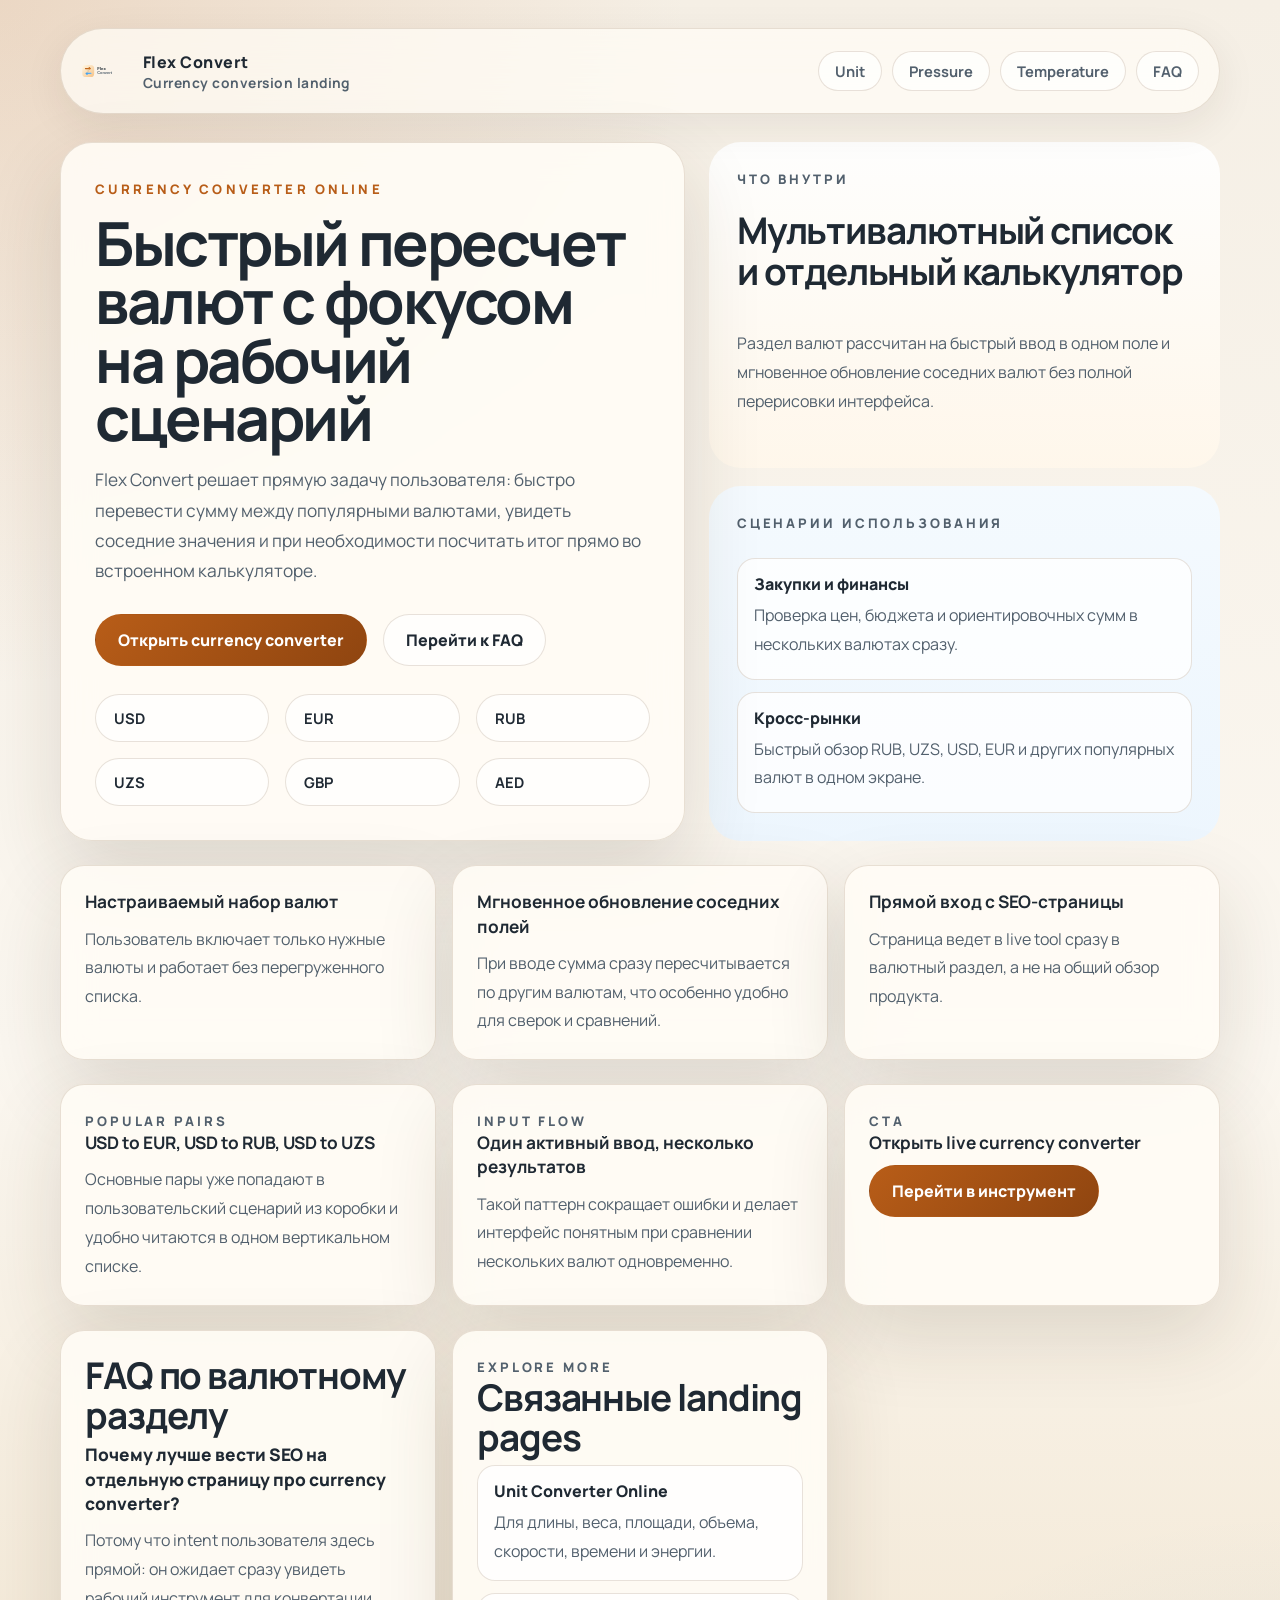
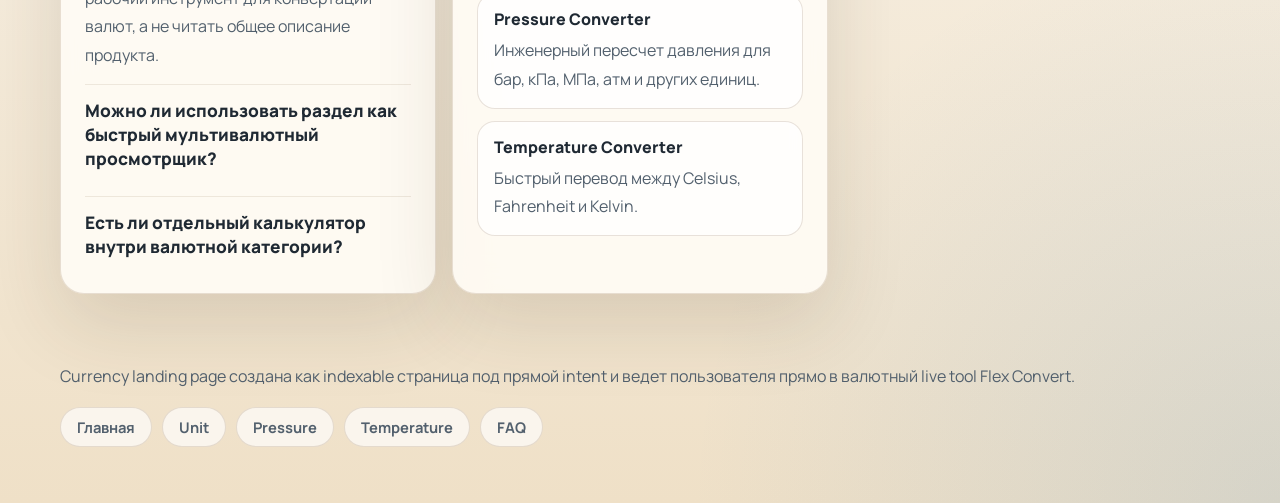
<file: currency/index.html>
<!DOCTYPE html>
<html lang="ru">
<head>
    <meta charset="UTF-8">
    <meta name="viewport" content="width=device-width, initial-scale=1.0">
    <title>Currency Converter Online - быстрый пересчет валют | Flex Convert</title>
    <meta name="description" content="Currency Converter Online от Flex Convert помогает быстро переводить популярные валюты, менять активный список и работать с отдельным встроенным калькулятором.">
    <meta name="robots" content="index, follow">
    <meta name="theme-color" content="#b85d18">
    <link rel="canonical" href="https://flex-convert.ecomdev.uz/currency/">
    <meta property="og:type" content="website">
    <meta property="og:locale" content="ru_RU">
    <meta property="og:site_name" content="Flex Convert">
    <meta property="og:title" content="Currency Converter Online - Flex Convert">
    <meta property="og:description" content="Онлайн-конвертер валют с быстрым пересчетом, настройкой списка валют и отдельным калькулятором.">
    <meta property="og:url" content="https://flex-convert.ecomdev.uz/currency/">
    <meta property="og:image" content="https://flex-convert.ecomdev.uz/assets/images/og-image.png">
    <meta name="twitter:card" content="summary_large_image">
    <meta name="twitter:title" content="Currency Converter Online - Flex Convert">
    <meta name="twitter:description" content="Перевод USD, EUR, RUB, UZS и других валют в одном интерфейсе без лишних переходов.">
    <meta name="twitter:image" content="https://flex-convert.ecomdev.uz/assets/images/og-image.png">
    <link rel="apple-touch-icon" sizes="180x180" href="/assets/icons/apple-touch-icon.png">
    <link rel="icon" type="image/png" sizes="32x32" href="/assets/icons/favicon-32x32.png">
    <link rel="icon" type="image/png" sizes="16x16" href="/assets/icons/favicon-16x16.png">
    <link rel="icon" href="/assets/icons/favicon.ico" sizes="any">
    <link rel="icon" href="/assets/icons/favicon.svg" type="image/svg+xml">
    <link rel="manifest" href="/site.webmanifest">
    <link rel="preconnect" href="https://fonts.googleapis.com">
    <link rel="preconnect" href="https://fonts.gstatic.com" crossorigin>
    <link href="https://fonts.googleapis.com/css2?family=Manrope:wght@400;500;600;700;800&display=swap" rel="stylesheet">
    <link rel="stylesheet" href="/assets/css/seo-pages.css">
    <script type="application/ld+json">
        {
            "@context": "https://schema.org",
            "@graph": [
                {
                    "@type": "WebPage",
                    "name": "Currency Converter Online",
                    "url": "https://flex-convert.ecomdev.uz/currency/",
                    "description": "Онлайн-конвертер валют от Flex Convert."
                },
                {
                    "@type": "FAQPage",
                    "mainEntity": [
                        {
                            "@type": "Question",
                            "name": "Какие валюты можно использовать в Flex Convert?",
                            "acceptedAnswer": {
                                "@type": "Answer",
                                "text": "По умолчанию доступны популярные валюты вроде USD, EUR, RUB и UZS, а рабочий список можно настраивать под свой сценарий."
                            }
                        },
                        {
                            "@type": "Question",
                            "name": "Есть ли отдельный калькулятор внутри currency converter?",
                            "acceptedAnswer": {
                                "@type": "Answer",
                                "text": "Да. Валютный раздел Flex Convert включает отдельный калькулятор, чтобы быстро выполнять вычисления до конвертации."
                            }
                        },
                        {
                            "@type": "Question",
                            "name": "Ведет ли страница сразу в нужный раздел инструмента?",
                            "acceptedAnswer": {
                                "@type": "Answer",
                                "text": "Да. CTA на странице открывает live tool сразу в валютной категории."
                            }
                        }
                    ]
                }
            ]
        }
    </script>
</head>
<body>
    <div class="page-shell">
        <header class="site-header">
            <a class="brand" href="/">
                <img src="/assets/images/logo.svg" alt="Flex Convert">
                <div class="brand-copy">
                    <span>Flex Convert</span>
                    <span>Currency conversion landing</span>
                </div>
            </a>
            <nav class="top-nav" aria-label="Навигация по SEO-страницам">
                <a class="nav-link" href="/unit-converter/">Unit</a>
                <a class="nav-link" href="/pressure/">Pressure</a>
                <a class="nav-link" href="/temperature/">Temperature</a>
                <a class="nav-link" href="/faq/">FAQ</a>
            </nav>
        </header>

        <main>
            <section class="hero">
                <article class="hero-card">
                    <span class="kicker">Currency Converter Online</span>
                    <h1 class="page-title">Быстрый пересчет валют с фокусом на рабочий сценарий</h1>
                    <p class="page-lead">Flex Convert решает прямую задачу пользователя: быстро перевести сумму между популярными валютами, увидеть соседние значения и при необходимости посчитать итог прямо во встроенном калькуляторе.</p>
                    <div class="button-row">
                        <a class="button" href="/?category=currency#currency">Открыть currency converter</a>
                        <a class="secondary-button" href="/faq/">Перейти к FAQ</a>
                    </div>
                    <div class="chip-row" aria-label="Популярные валюты">
                        <a class="chip-link" href="/?category=currency#currency">USD</a>
                        <a class="chip-link" href="/?category=currency#currency">EUR</a>
                        <a class="chip-link" href="/?category=currency#currency">RUB</a>
                        <a class="chip-link" href="/?category=currency#currency">UZS</a>
                        <a class="chip-link" href="/?category=currency#currency">GBP</a>
                        <a class="chip-link" href="/?category=currency#currency">AED</a>
                    </div>
                </article>

                <div class="hero-side">
                    <aside class="highlight-panel">
                        <span class="eyebrow">Что внутри</span>
                        <h2 class="panel-title">Мультивалютный список и отдельный калькулятор</h2>
                        <p class="panel-copy">Раздел валют рассчитан на быстрый ввод в одном поле и мгновенное обновление соседних валют без полной перерисовки интерфейса.</p>
                    </aside>
                    <aside class="highlight-panel cool">
                        <span class="eyebrow">Сценарии использования</span>
                        <div class="list-block">
                            <div class="list-item">
                                <div class="list-label">Закупки и финансы</div>
                                <p class="list-copy">Проверка цен, бюджета и ориентировочных сумм в нескольких валютах сразу.</p>
                            </div>
                            <div class="list-item">
                                <div class="list-label">Кросс-рынки</div>
                                <p class="list-copy">Быстрый обзор RUB, UZS, USD, EUR и других популярных валют в одном экране.</p>
                            </div>
                        </div>
                    </aside>
                </div>
            </section>

            <section class="section">
                <div class="feature-grid">
                    <article class="section-card">
                        <h2 class="feature-card-title">Настраиваемый набор валют</h2>
                        <p class="list-copy">Пользователь включает только нужные валюты и работает без перегруженного списка.</p>
                    </article>
                    <article class="section-card">
                        <h2 class="feature-card-title">Мгновенное обновление соседних полей</h2>
                        <p class="list-copy">При вводе сумма сразу пересчитывается по другим валютам, что особенно удобно для сверок и сравнений.</p>
                    </article>
                    <article class="section-card">
                        <h2 class="feature-card-title">Прямой вход с SEO-страницы</h2>
                        <p class="list-copy">Страница ведет в live tool сразу в валютный раздел, а не на общий обзор продукта.</p>
                    </article>
                </div>
            </section>

            <section class="section">
                <div class="formula-grid">
                    <article class="link-card">
                        <span class="eyebrow">Popular pairs</span>
                        <h2 class="link-title">USD to EUR, USD to RUB, USD to UZS</h2>
                        <p class="list-copy">Основные пары уже попадают в пользовательский сценарий из коробки и удобно читаются в одном вертикальном списке.</p>
                    </article>
                    <article class="link-card">
                        <span class="eyebrow">Input flow</span>
                        <h2 class="link-title">Один активный ввод, несколько результатов</h2>
                        <p class="list-copy">Такой паттерн сокращает ошибки и делает интерфейс понятным при сравнении нескольких валют одновременно.</p>
                    </article>
                    <article class="link-card">
                        <span class="eyebrow">CTA</span>
                        <h2 class="link-title">Открыть live currency converter</h2>
                        <a class="button" href="/?category=currency#currency">Перейти в инструмент</a>
                    </article>
                </div>
            </section>

            <section class="section">
                <div class="faq-grid">
                    <article class="faq-card">
                        <h2 class="section-title">FAQ по валютному разделу</h2>
                        <details open>
                            <summary class="faq-question">Почему лучше вести SEO на отдельную страницу про currency converter?</summary>
                            <p class="faq-answer">Потому что intent пользователя здесь прямой: он ожидает сразу увидеть рабочий инструмент для конвертации валют, а не читать общее описание продукта.</p>
                        </details>
                        <details>
                            <summary class="faq-question">Можно ли использовать раздел как быстрый мультивалютный просмотрщик?</summary>
                            <p class="faq-answer">Да. Список соседних валют обновляется одновременно, поэтому раздел подходит не только для одной пары, но и для общего сравнения.</p>
                        </details>
                        <details>
                            <summary class="faq-question">Есть ли отдельный калькулятор внутри валютной категории?</summary>
                            <p class="faq-answer">Да. Внутри валютной категории есть калькулятор для предварительных вычислений до конвертации.</p>
                        </details>
                    </article>
                    <article class="faq-card">
                        <span class="eyebrow">Explore more</span>
                        <h2 class="section-title">Связанные landing pages</h2>
                        <div class="list-block">
                            <a class="list-item" href="/unit-converter/">
                                <div class="list-label">Unit Converter Online</div>
                                <p class="list-copy">Для длины, веса, площади, объема, скорости, времени и энергии.</p>
                            </a>
                            <a class="list-item" href="/pressure/">
                                <div class="list-label">Pressure Converter</div>
                                <p class="list-copy">Инженерный пересчет давления для бар, кПа, МПа, атм и других единиц.</p>
                            </a>
                            <a class="list-item" href="/temperature/">
                                <div class="list-label">Temperature Converter</div>
                                <p class="list-copy">Быстрый перевод между Celsius, Fahrenheit и Kelvin.</p>
                            </a>
                        </div>
                    </article>
                </div>
            </section>
        </main>

        <footer class="footer">
            <p class="footer-copy">Currency landing page создана как indexable страница под прямой intent и ведет пользователя прямо в валютный live tool Flex Convert.</p>
            <div class="footer-links">
                <a class="nav-link" href="/">Главная</a>
                <a class="nav-link" href="/unit-converter/">Unit</a>
                <a class="nav-link" href="/pressure/">Pressure</a>
                <a class="nav-link" href="/temperature/">Temperature</a>
                <a class="nav-link" href="/faq/">FAQ</a>
            </div>
        </footer>
    </div>
</body>
</html>
</file>
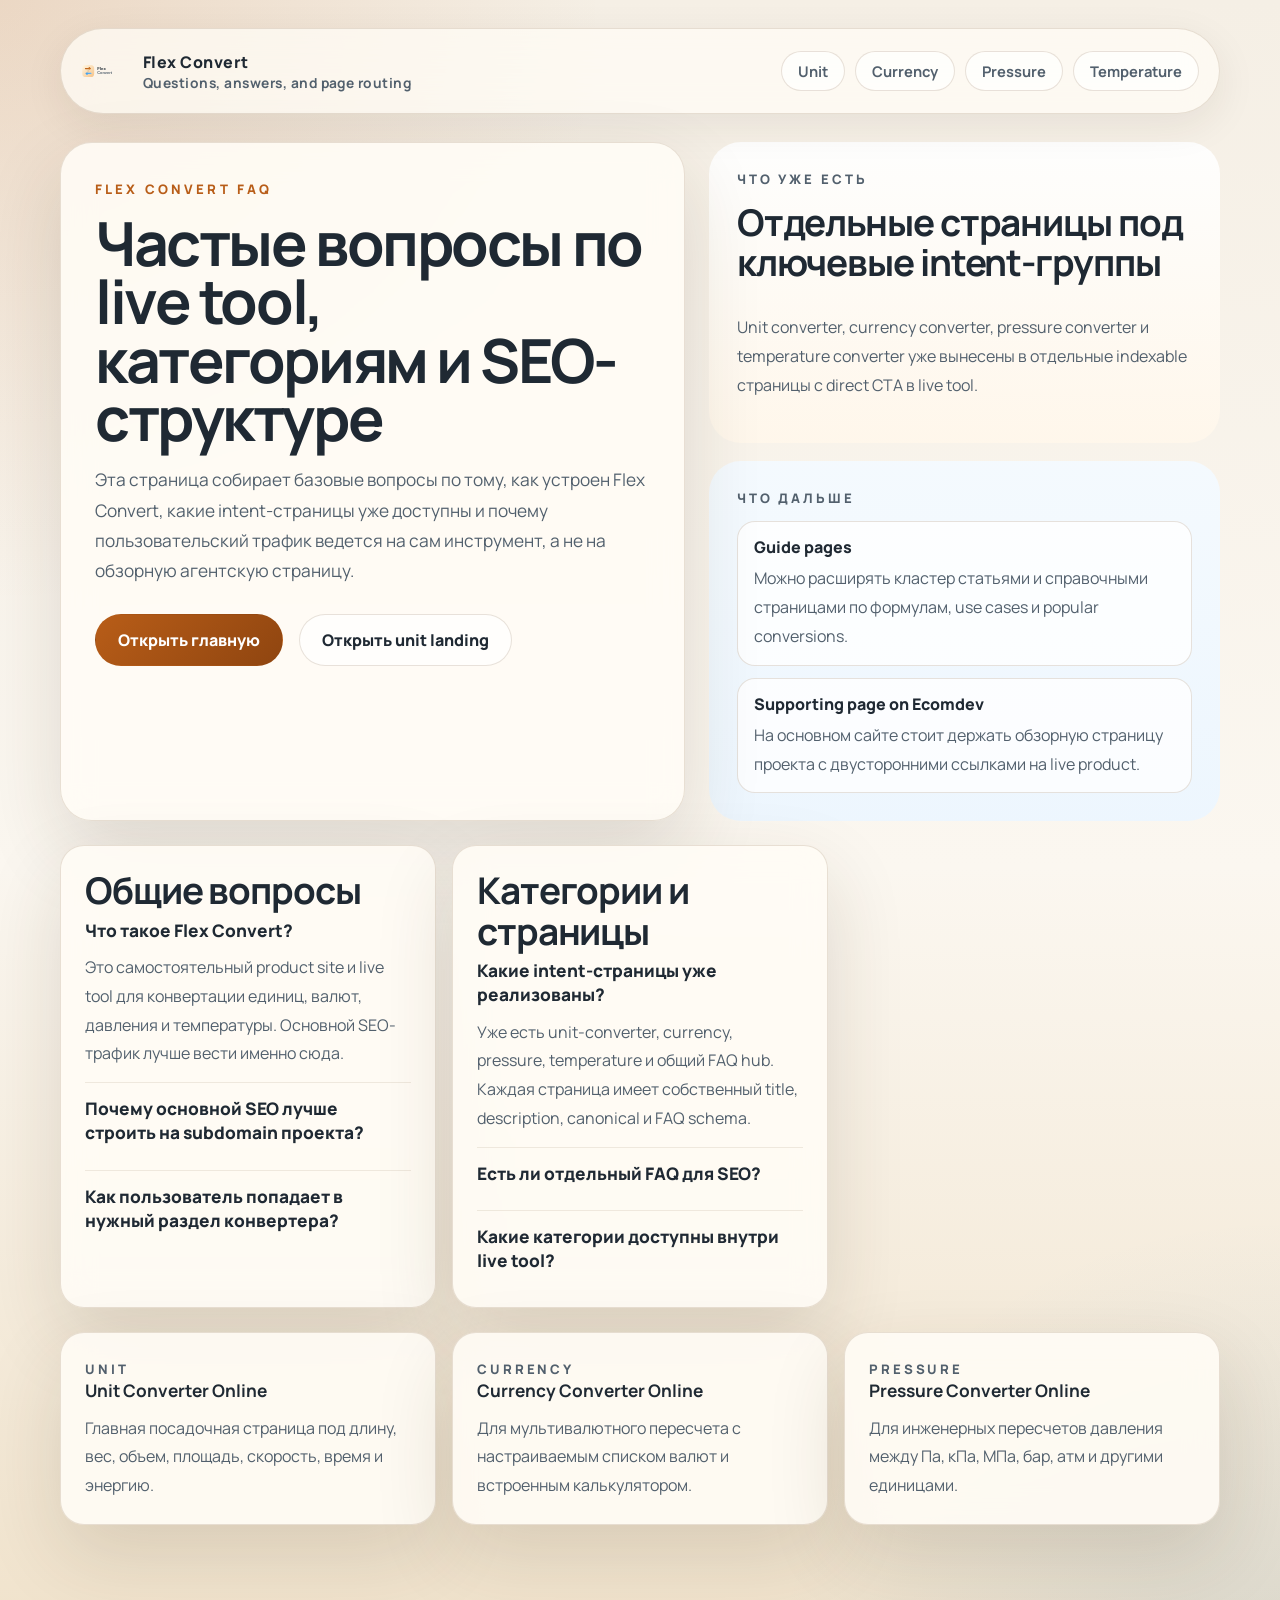
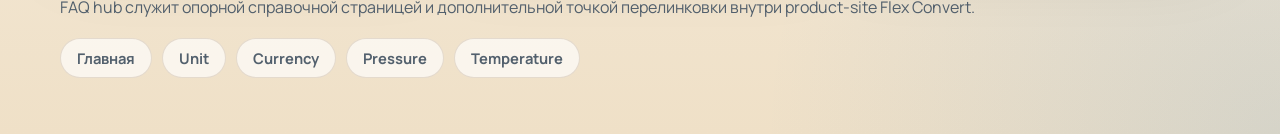
<file: faq/index.html>
<!DOCTYPE html>
<html lang="ru">
<head>
    <meta charset="UTF-8">
    <meta name="viewport" content="width=device-width, initial-scale=1.0">
    <title>FAQ по конвертеру единиц и валют | Flex Convert</title>
    <meta name="description" content="FAQ по Flex Convert: как работает конвертер единиц, валют, давления и температуры, зачем нужны отдельные SEO-страницы и как попасть сразу в нужный раздел.">
    <meta name="robots" content="index, follow">
    <meta name="theme-color" content="#b85d18">
    <link rel="canonical" href="https://flex-convert.ecomdev.uz/faq/">
    <meta property="og:type" content="website">
    <meta property="og:locale" content="ru_RU">
    <meta property="og:site_name" content="Flex Convert">
    <meta property="og:title" content="FAQ по Flex Convert">
    <meta property="og:description" content="Ответы на частые вопросы по конвертеру единиц, валют, давления и температуры.">
    <meta property="og:url" content="https://flex-convert.ecomdev.uz/faq/">
    <meta property="og:image" content="https://flex-convert.ecomdev.uz/assets/images/og-image.png">
    <meta name="twitter:card" content="summary_large_image">
    <meta name="twitter:title" content="FAQ по Flex Convert">
    <meta name="twitter:description" content="Частые вопросы по live tool, категориям и SEO-структуре Flex Convert.">
    <meta name="twitter:image" content="https://flex-convert.ecomdev.uz/assets/images/og-image.png">
    <link rel="apple-touch-icon" sizes="180x180" href="/assets/icons/apple-touch-icon.png">
    <link rel="icon" type="image/png" sizes="32x32" href="/assets/icons/favicon-32x32.png">
    <link rel="icon" type="image/png" sizes="16x16" href="/assets/icons/favicon-16x16.png">
    <link rel="icon" href="/assets/icons/favicon.ico" sizes="any">
    <link rel="icon" href="/assets/icons/favicon.svg" type="image/svg+xml">
    <link rel="manifest" href="/site.webmanifest">
    <link rel="preconnect" href="https://fonts.googleapis.com">
    <link rel="preconnect" href="https://fonts.gstatic.com" crossorigin>
    <link href="https://fonts.googleapis.com/css2?family=Manrope:wght@400;500;600;700;800&display=swap" rel="stylesheet">
    <link rel="stylesheet" href="/assets/css/seo-pages.css">
    <script type="application/ld+json">
        {
            "@context": "https://schema.org",
            "@type": "FAQPage",
            "mainEntity": [
                {
                    "@type": "Question",
                    "name": "Что такое Flex Convert?",
                    "acceptedAnswer": {
                        "@type": "Answer",
                        "text": "Flex Convert — это веб-инструмент для конвертации единиц, валют, давления и температуры с быстрым переключением категорий."
                    }
                },
                {
                    "@type": "Question",
                    "name": "Почему для проекта сделаны отдельные SEO-страницы?",
                    "acceptedAnswer": {
                        "@type": "Answer",
                        "text": "Отдельные страницы лучше соответствуют прямым intent-группам: unit converter, currency converter, pressure converter и temperature converter."
                    }
                },
                {
                    "@type": "Question",
                    "name": "Куда ведут CTA с этих страниц?",
                    "acceptedAnswer": {
                        "@type": "Answer",
                        "text": "CTA ведут прямо в live tool Flex Convert сразу в нужную категорию, а не только на обзорную главную страницу."
                    }
                },
                {
                    "@type": "Question",
                    "name": "Какие разделы уже доступны в приложении?",
                    "acceptedAnswer": {
                        "@type": "Answer",
                        "text": "Сейчас доступны валюта, давление, температура, длина, вес, площадь, объем, скорость, время и энергия."
                    }
                },
                {
                    "@type": "Question",
                    "name": "Можно ли открыть нужный раздел напрямую по URL?",
                    "acceptedAnswer": {
                        "@type": "Answer",
                        "text": "Да. Live tool теперь принимает категорию из URL, поэтому пользователь может попасть сразу в релевантный раздел."
                    }
                },
                {
                    "@type": "Question",
                    "name": "Нужна ли отдельная обзорная страница на сайте Ecomdev?",
                    "acceptedAnswer": {
                        "@type": "Answer",
                        "text": "Да. На основном сайте Ecomdev лучше оставить supporting page с описанием проекта и ссылкой на live product Flex Convert."
                    }
                }
            ]
        }
    </script>
</head>
<body>
    <div class="page-shell">
        <header class="site-header">
            <a class="brand" href="/">
                <img src="/assets/images/logo.svg" alt="Flex Convert">
                <div class="brand-copy">
                    <span>Flex Convert</span>
                    <span>Questions, answers, and page routing</span>
                </div>
            </a>
            <nav class="top-nav" aria-label="Навигация по SEO-страницам">
                <a class="nav-link" href="/unit-converter/">Unit</a>
                <a class="nav-link" href="/currency/">Currency</a>
                <a class="nav-link" href="/pressure/">Pressure</a>
                <a class="nav-link" href="/temperature/">Temperature</a>
            </nav>
        </header>

        <main>
            <section class="hero">
                <article class="hero-card">
                    <span class="kicker">Flex Convert FAQ</span>
                    <h1 class="page-title">Частые вопросы по live tool, категориям и SEO-структуре</h1>
                    <p class="page-lead">Эта страница собирает базовые вопросы по тому, как устроен Flex Convert, какие intent-страницы уже доступны и почему пользовательский трафик ведется на сам инструмент, а не на обзорную агентскую страницу.</p>
                    <div class="button-row">
                        <a class="button" href="/">Открыть главную</a>
                        <a class="secondary-button" href="/unit-converter/">Открыть unit landing</a>
                    </div>
                </article>

                <div class="hero-side">
                    <aside class="highlight-panel">
                        <span class="eyebrow">Что уже есть</span>
                        <h2 class="panel-title">Отдельные страницы под ключевые intent-группы</h2>
                        <p class="panel-copy">Unit converter, currency converter, pressure converter и temperature converter уже вынесены в отдельные indexable страницы с direct CTA в live tool.</p>
                    </aside>
                    <aside class="highlight-panel cool">
                        <span class="eyebrow">Что дальше</span>
                        <div class="list-block">
                            <div class="list-item">
                                <div class="list-label">Guide pages</div>
                                <p class="list-copy">Можно расширять кластер статьями и справочными страницами по формулам, use cases и popular conversions.</p>
                            </div>
                            <div class="list-item">
                                <div class="list-label">Supporting page on Ecomdev</div>
                                <p class="list-copy">На основном сайте стоит держать обзорную страницу проекта с двусторонними ссылками на live product.</p>
                            </div>
                        </div>
                    </aside>
                </div>
            </section>

            <section class="section">
                <div class="faq-grid">
                    <article class="faq-card">
                        <h2 class="section-title">Общие вопросы</h2>
                        <details open>
                            <summary class="faq-question">Что такое Flex Convert?</summary>
                            <p class="faq-answer">Это самостоятельный product site и live tool для конвертации единиц, валют, давления и температуры. Основной SEO-трафик лучше вести именно сюда.</p>
                        </details>
                        <details>
                            <summary class="faq-question">Почему основной SEO лучше строить на subdomain проекта?</summary>
                            <p class="faq-answer">Потому что intent здесь продуктовый и прямой: пользователь хочет попасть в рабочий инструмент, а не в агентскую портфолио-страницу.</p>
                        </details>
                        <details>
                            <summary class="faq-question">Как пользователь попадает в нужный раздел конвертера?</summary>
                            <p class="faq-answer">Ссылки и CTA передают категорию через URL, поэтому live tool открывается сразу на нужном разделе.</p>
                        </details>
                    </article>
                    <article class="faq-card">
                        <h2 class="section-title">Категории и страницы</h2>
                        <details open>
                            <summary class="faq-question">Какие intent-страницы уже реализованы?</summary>
                            <p class="faq-answer">Уже есть unit-converter, currency, pressure, temperature и общий FAQ hub. Каждая страница имеет собственный title, description, canonical и FAQ schema.</p>
                        </details>
                        <details>
                            <summary class="faq-question">Есть ли отдельный FAQ для SEO?</summary>
                            <p class="faq-answer">Да. Эта страница выступает отдельным FAQ hub, а на ключевых landing pages также есть собственные FAQ-блоки.</p>
                        </details>
                        <details>
                            <summary class="faq-question">Какие категории доступны внутри live tool?</summary>
                            <p class="faq-answer">Внутри приложения доступны валюта, давление, температура, длина, вес, площадь, объем, скорость, время и энергия.</p>
                        </details>
                    </article>
                </div>
            </section>

            <section class="section">
                <div class="links-grid">
                    <a class="link-card" href="/unit-converter/">
                        <span class="eyebrow">Unit</span>
                        <h2 class="link-title">Unit Converter Online</h2>
                        <p class="list-copy">Главная посадочная страница под длину, вес, объем, площадь, скорость, время и энергию.</p>
                    </a>
                    <a class="link-card" href="/currency/">
                        <span class="eyebrow">Currency</span>
                        <h2 class="link-title">Currency Converter Online</h2>
                        <p class="list-copy">Для мультивалютного пересчета с настраиваемым списком валют и встроенным калькулятором.</p>
                    </a>
                    <a class="link-card" href="/pressure/">
                        <span class="eyebrow">Pressure</span>
                        <h2 class="link-title">Pressure Converter Online</h2>
                        <p class="list-copy">Для инженерных пересчетов давления между Па, кПа, МПа, бар, атм и другими единицами.</p>
                    </a>
                </div>
            </section>
        </main>

        <footer class="footer">
            <p class="footer-copy">FAQ hub служит опорной справочной страницей и дополнительной точкой перелинковки внутри product-site Flex Convert.</p>
            <div class="footer-links">
                <a class="nav-link" href="/">Главная</a>
                <a class="nav-link" href="/unit-converter/">Unit</a>
                <a class="nav-link" href="/currency/">Currency</a>
                <a class="nav-link" href="/pressure/">Pressure</a>
                <a class="nav-link" href="/temperature/">Temperature</a>
            </div>
        </footer>
    </div>
</body>
</html>
</file>
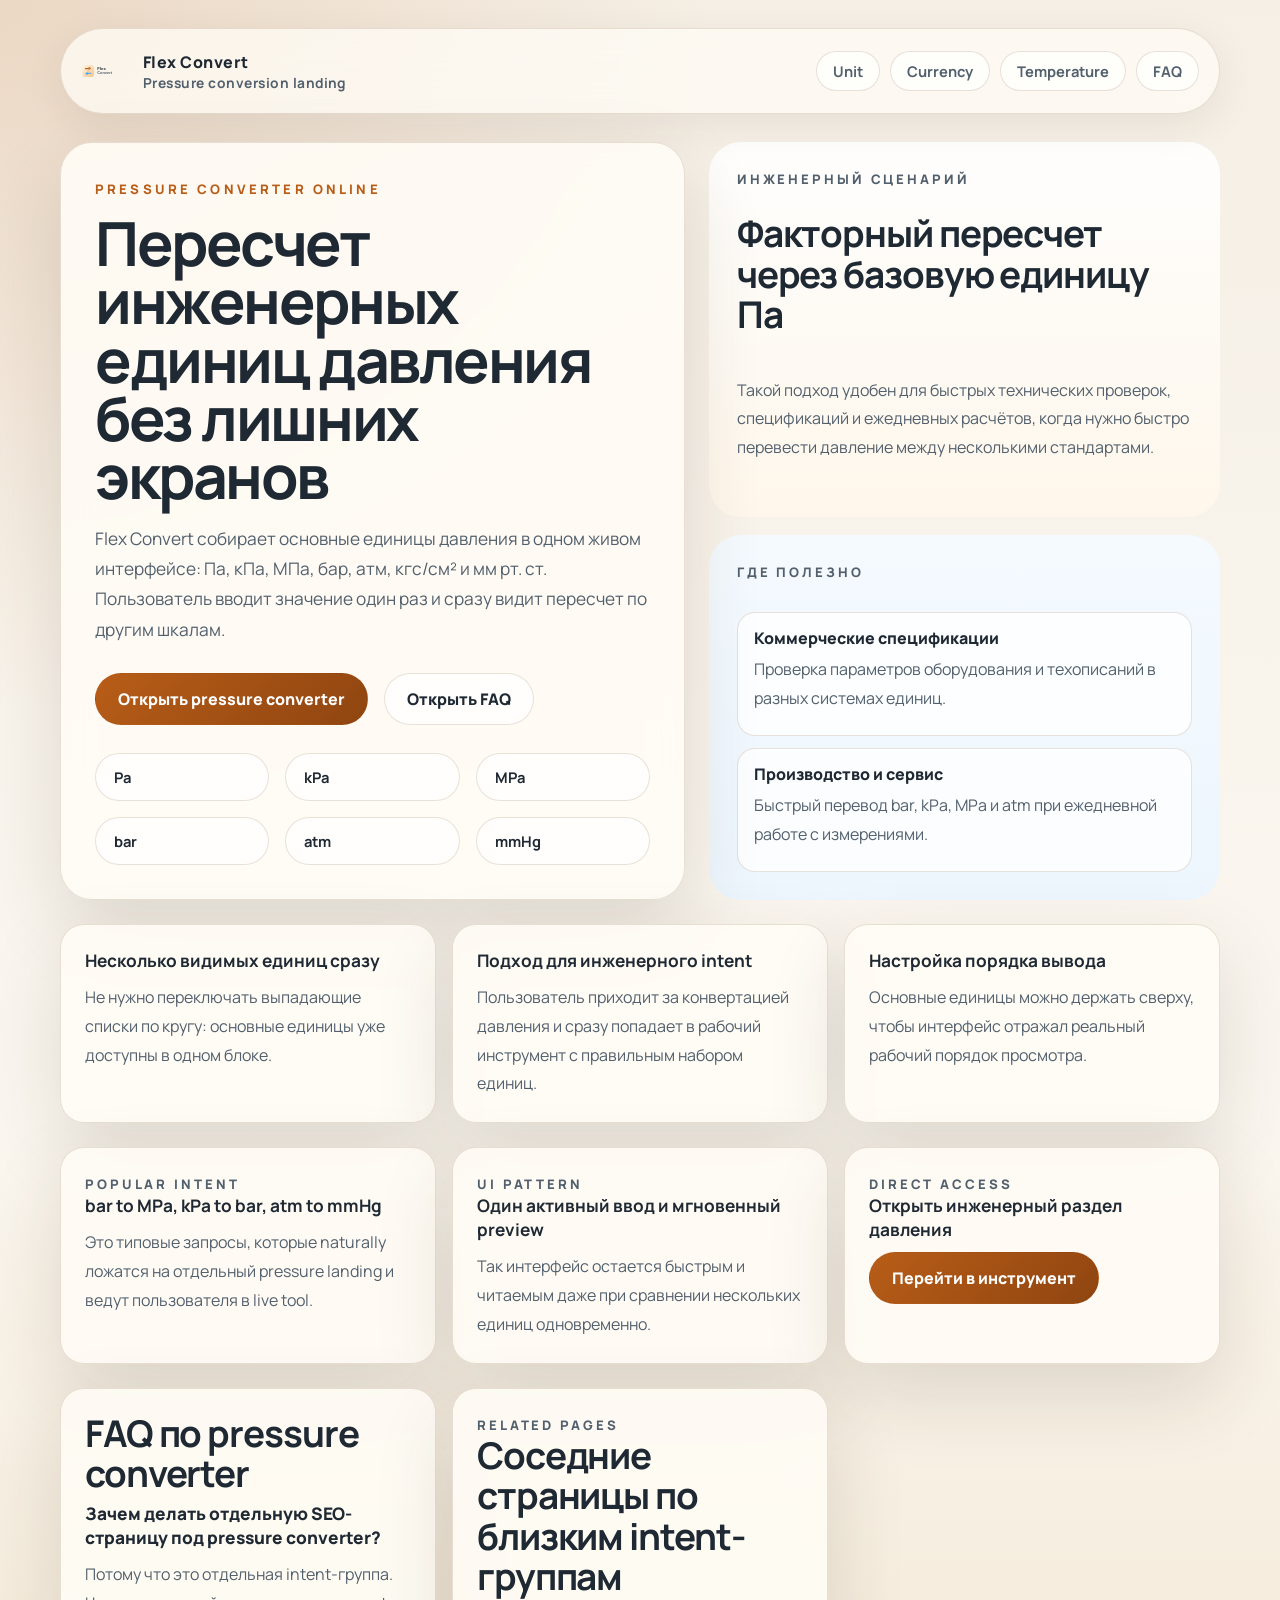
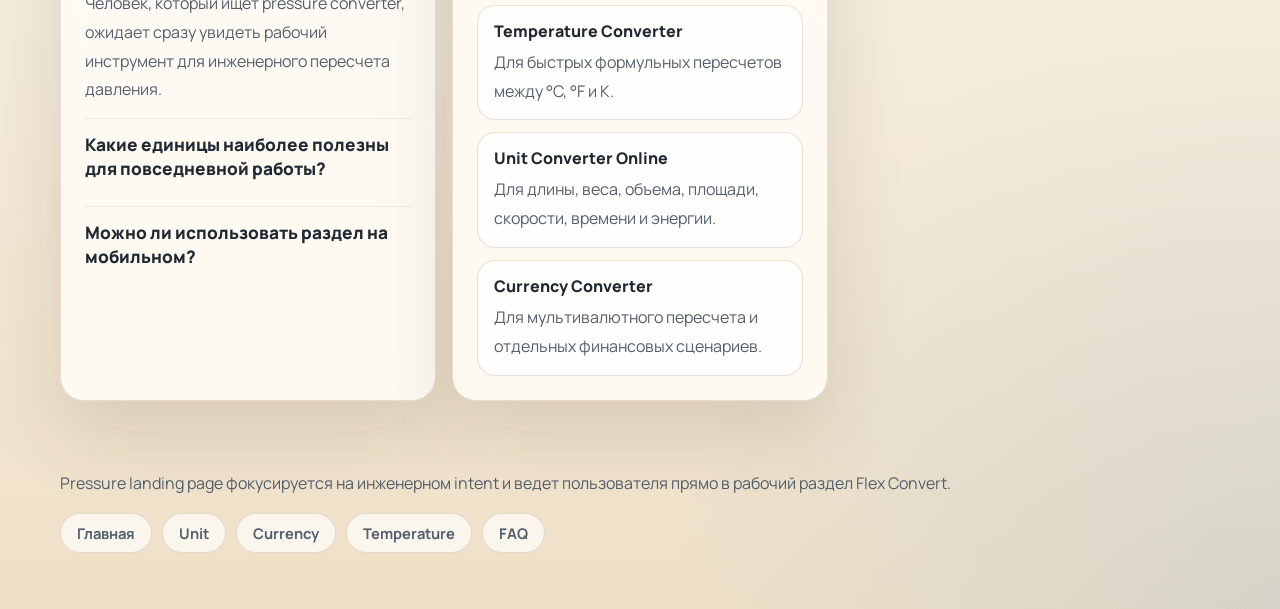
<file: pressure/index.html>
<!DOCTYPE html>
<html lang="ru">
<head>
    <meta charset="UTF-8">
    <meta name="viewport" content="width=device-width, initial-scale=1.0">
    <title>Pressure Converter Online - бар, кПа, МПа, атм и мм рт. ст. | Flex Convert</title>
    <meta name="description" content="Pressure Converter Online от Flex Convert помогает быстро переводить бар, кПа, МПа, атм, Па, кгс/см² и мм рт. ст. в одном инженерном интерфейсе.">
    <meta name="robots" content="index, follow">
    <meta name="theme-color" content="#b85d18">
    <link rel="canonical" href="https://flex-convert.ecomdev.uz/pressure/">
    <meta property="og:type" content="website">
    <meta property="og:locale" content="ru_RU">
    <meta property="og:site_name" content="Flex Convert">
    <meta property="og:title" content="Pressure Converter Online - Flex Convert">
    <meta property="og:description" content="Инженерный конвертер давления для Па, кПа, МПа, бар, атм, кгс/см² и мм рт. ст.">
    <meta property="og:url" content="https://flex-convert.ecomdev.uz/pressure/">
    <meta property="og:image" content="https://flex-convert.ecomdev.uz/assets/images/og-image.png">
    <meta name="twitter:card" content="summary_large_image">
    <meta name="twitter:title" content="Pressure Converter Online - Flex Convert">
    <meta name="twitter:description" content="Онлайн-конвертер давления для быстрых инженерных расчетов и проверки единиц.">
    <meta name="twitter:image" content="https://flex-convert.ecomdev.uz/assets/images/og-image.png">
    <link rel="apple-touch-icon" sizes="180x180" href="/assets/icons/apple-touch-icon.png">
    <link rel="icon" type="image/png" sizes="32x32" href="/assets/icons/favicon-32x32.png">
    <link rel="icon" type="image/png" sizes="16x16" href="/assets/icons/favicon-16x16.png">
    <link rel="icon" href="/assets/icons/favicon.ico" sizes="any">
    <link rel="icon" href="/assets/icons/favicon.svg" type="image/svg+xml">
    <link rel="manifest" href="/site.webmanifest">
    <link rel="preconnect" href="https://fonts.googleapis.com">
    <link rel="preconnect" href="https://fonts.gstatic.com" crossorigin>
    <link href="https://fonts.googleapis.com/css2?family=Manrope:wght@400;500;600;700;800&display=swap" rel="stylesheet">
    <link rel="stylesheet" href="/assets/css/seo-pages.css">
    <script type="application/ld+json">
        {
            "@context": "https://schema.org",
            "@graph": [
                {
                    "@type": "WebPage",
                    "name": "Pressure Converter Online",
                    "url": "https://flex-convert.ecomdev.uz/pressure/",
                    "description": "Онлайн-конвертер давления для инженерных единиц."
                },
                {
                    "@type": "FAQPage",
                    "mainEntity": [
                        {
                            "@type": "Question",
                            "name": "Какие единицы давления доступны?",
                            "acceptedAnswer": {
                                "@type": "Answer",
                                "text": "В Flex Convert доступны Паскаль, килопаскаль, мегапаскаль, бар, кгс на квадратный сантиметр, атмосфера и миллиметр ртутного столба."
                            }
                        },
                        {
                            "@type": "Question",
                            "name": "Подходит ли pressure converter для инженерных проверок?",
                            "acceptedAnswer": {
                                "@type": "Answer",
                                "text": "Да. Страница ориентирована на быстрый инженерный пересчет через базовую единицу Па и мгновенное обновление результата."
                            }
                        },
                        {
                            "@type": "Question",
                            "name": "Можно ли сразу открыть раздел давления из URL?",
                            "acceptedAnswer": {
                                "@type": "Answer",
                                "text": "Да. CTA на этой странице ведет в live tool прямо в категорию pressure."
                            }
                        }
                    ]
                }
            ]
        }
    </script>
</head>
<body>
    <div class="page-shell">
        <header class="site-header">
            <a class="brand" href="/">
                <img src="/assets/images/logo.svg" alt="Flex Convert">
                <div class="brand-copy">
                    <span>Flex Convert</span>
                    <span>Pressure conversion landing</span>
                </div>
            </a>
            <nav class="top-nav" aria-label="Навигация по SEO-страницам">
                <a class="nav-link" href="/unit-converter/">Unit</a>
                <a class="nav-link" href="/currency/">Currency</a>
                <a class="nav-link" href="/temperature/">Temperature</a>
                <a class="nav-link" href="/faq/">FAQ</a>
            </nav>
        </header>

        <main>
            <section class="hero">
                <article class="hero-card">
                    <span class="kicker">Pressure Converter Online</span>
                    <h1 class="page-title">Пересчет инженерных единиц давления без лишних экранов</h1>
                    <p class="page-lead">Flex Convert собирает основные единицы давления в одном живом интерфейсе: Па, кПа, МПа, бар, атм, кгс/см² и мм рт. ст. Пользователь вводит значение один раз и сразу видит пересчет по другим шкалам.</p>
                    <div class="button-row">
                        <a class="button" href="/?category=pressure#pressure">Открыть pressure converter</a>
                        <a class="secondary-button" href="/faq/">Открыть FAQ</a>
                    </div>
                    <div class="chip-row" aria-label="Единицы давления">
                        <a class="chip-link" href="/?category=pressure#pressure">Pa</a>
                        <a class="chip-link" href="/?category=pressure#pressure">kPa</a>
                        <a class="chip-link" href="/?category=pressure#pressure">MPa</a>
                        <a class="chip-link" href="/?category=pressure#pressure">bar</a>
                        <a class="chip-link" href="/?category=pressure#pressure">atm</a>
                        <a class="chip-link" href="/?category=pressure#pressure">mmHg</a>
                    </div>
                </article>

                <div class="hero-side">
                    <aside class="highlight-panel">
                        <span class="eyebrow">Инженерный сценарий</span>
                        <h2 class="panel-title">Факторный пересчет через базовую единицу Па</h2>
                        <p class="panel-copy">Такой подход удобен для быстрых технических проверок, спецификаций и ежедневных расчётов, когда нужно быстро перевести давление между несколькими стандартами.</p>
                    </aside>
                    <aside class="highlight-panel cool">
                        <span class="eyebrow">Где полезно</span>
                        <div class="list-block">
                            <div class="list-item">
                                <div class="list-label">Коммерческие спецификации</div>
                                <p class="list-copy">Проверка параметров оборудования и техописаний в разных системах единиц.</p>
                            </div>
                            <div class="list-item">
                                <div class="list-label">Производство и сервис</div>
                                <p class="list-copy">Быстрый перевод bar, kPa, MPa и atm при ежедневной работе с измерениями.</p>
                            </div>
                        </div>
                    </aside>
                </div>
            </section>

            <section class="section">
                <div class="feature-grid">
                    <article class="section-card">
                        <h2 class="feature-card-title">Несколько видимых единиц сразу</h2>
                        <p class="list-copy">Не нужно переключать выпадающие списки по кругу: основные единицы уже доступны в одном блоке.</p>
                    </article>
                    <article class="section-card">
                        <h2 class="feature-card-title">Подход для инженерного intent</h2>
                        <p class="list-copy">Пользователь приходит за конвертацией давления и сразу попадает в рабочий инструмент с правильным набором единиц.</p>
                    </article>
                    <article class="section-card">
                        <h2 class="feature-card-title">Настройка порядка вывода</h2>
                        <p class="list-copy">Основные единицы можно держать сверху, чтобы интерфейс отражал реальный рабочий порядок просмотра.</p>
                    </article>
                </div>
            </section>

            <section class="section">
                <div class="formula-grid">
                    <article class="link-card">
                        <span class="eyebrow">Popular intent</span>
                        <h2 class="link-title">bar to MPa, kPa to bar, atm to mmHg</h2>
                        <p class="list-copy">Это типовые запросы, которые naturally ложатся на отдельный pressure landing и ведут пользователя в live tool.</p>
                    </article>
                    <article class="link-card">
                        <span class="eyebrow">UI pattern</span>
                        <h2 class="link-title">Один активный ввод и мгновенный preview</h2>
                        <p class="list-copy">Так интерфейс остается быстрым и читаемым даже при сравнении нескольких единиц одновременно.</p>
                    </article>
                    <article class="link-card">
                        <span class="eyebrow">Direct access</span>
                        <h2 class="link-title">Открыть инженерный раздел давления</h2>
                        <a class="button" href="/?category=pressure#pressure">Перейти в инструмент</a>
                    </article>
                </div>
            </section>

            <section class="section">
                <div class="faq-grid">
                    <article class="faq-card">
                        <h2 class="section-title">FAQ по pressure converter</h2>
                        <details open>
                            <summary class="faq-question">Зачем делать отдельную SEO-страницу под pressure converter?</summary>
                            <p class="faq-answer">Потому что это отдельная intent-группа. Человек, который ищет pressure converter, ожидает сразу увидеть рабочий инструмент для инженерного пересчета давления.</p>
                        </details>
                        <details>
                            <summary class="faq-question">Какие единицы наиболее полезны для повседневной работы?</summary>
                            <p class="faq-answer">Обычно это Па, кПа, МПа, бар, атм, кгс/см² и мм рт. ст. Именно этот набор покрывает большую часть повседневных инженерных сценариев.</p>
                        </details>
                        <details>
                            <summary class="faq-question">Можно ли использовать раздел на мобильном?</summary>
                            <p class="faq-answer">Да. Страница и live tool адаптированы под мобильные экраны, поэтому быстрый пересчет доступен и на телефоне.</p>
                        </details>
                    </article>
                    <article class="faq-card">
                        <span class="eyebrow">Related pages</span>
                        <h2 class="section-title">Соседние страницы по близким intent-группам</h2>
                        <div class="list-block">
                            <a class="list-item" href="/temperature/">
                                <div class="list-label">Temperature Converter</div>
                                <p class="list-copy">Для быстрых формульных пересчетов между °C, °F и K.</p>
                            </a>
                            <a class="list-item" href="/unit-converter/">
                                <div class="list-label">Unit Converter Online</div>
                                <p class="list-copy">Для длины, веса, объема, площади, скорости, времени и энергии.</p>
                            </a>
                            <a class="list-item" href="/currency/">
                                <div class="list-label">Currency Converter</div>
                                <p class="list-copy">Для мультивалютного пересчета и отдельных финансовых сценариев.</p>
                            </a>
                        </div>
                    </article>
                </div>
            </section>
        </main>

        <footer class="footer">
            <p class="footer-copy">Pressure landing page фокусируется на инженерном intent и ведет пользователя прямо в рабочий раздел Flex Convert.</p>
            <div class="footer-links">
                <a class="nav-link" href="/">Главная</a>
                <a class="nav-link" href="/unit-converter/">Unit</a>
                <a class="nav-link" href="/currency/">Currency</a>
                <a class="nav-link" href="/temperature/">Temperature</a>
                <a class="nav-link" href="/faq/">FAQ</a>
            </div>
        </footer>
    </div>
</body>
</html>
</file>
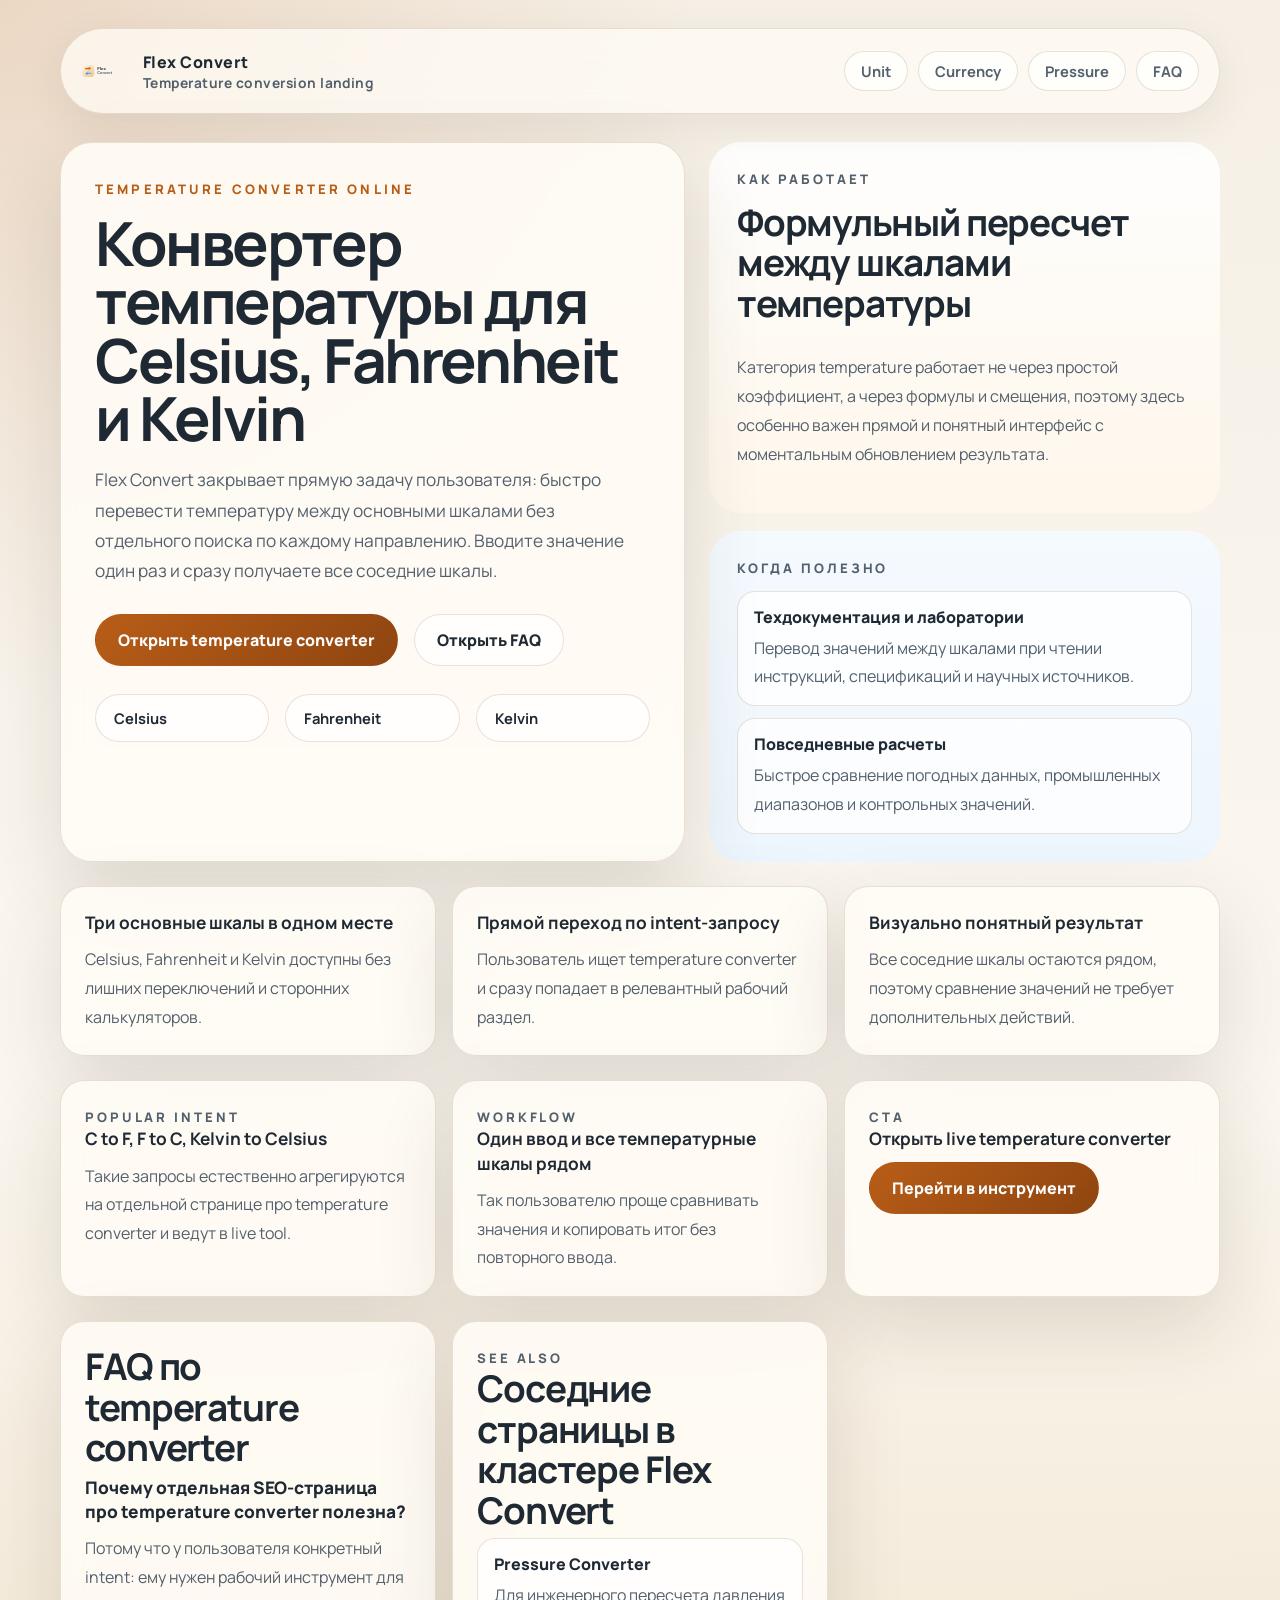
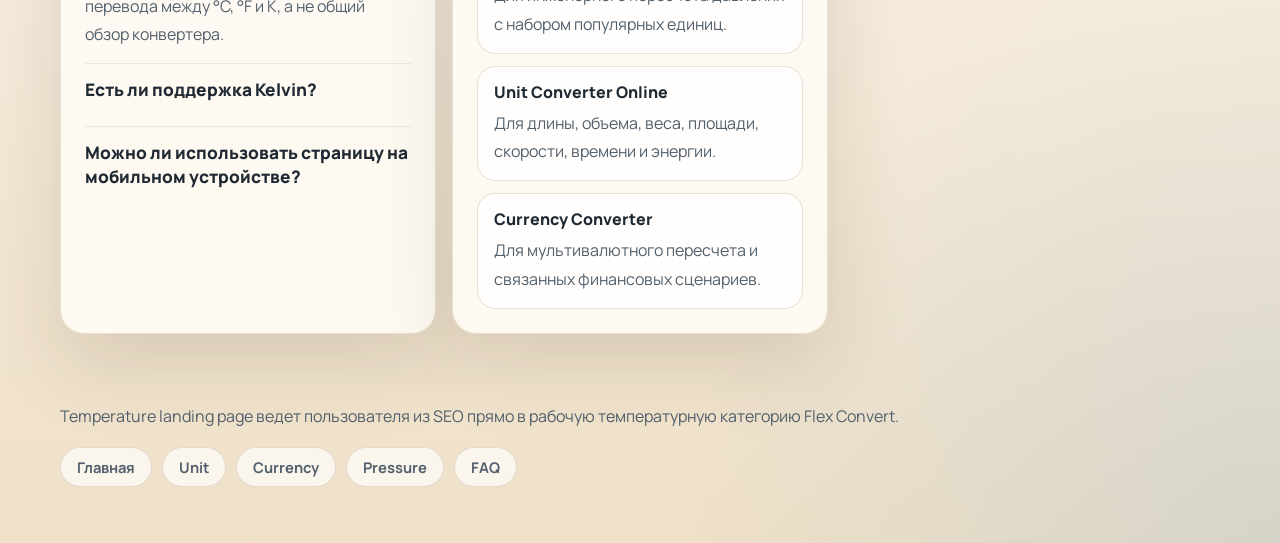
<file: temperature/index.html>
<!DOCTYPE html>
<html lang="ru">
<head>
    <meta charset="UTF-8">
    <meta name="viewport" content="width=device-width, initial-scale=1.0">
    <title>Temperature Converter Online - Celsius, Fahrenheit, Kelvin | Flex Convert</title>
    <meta name="description" content="Temperature Converter Online от Flex Convert переводит Celsius, Fahrenheit и Kelvin в одном интерфейсе с мгновенным формульным пересчетом.">
    <meta name="robots" content="index, follow">
    <meta name="theme-color" content="#b85d18">
    <link rel="canonical" href="https://flex-convert.ecomdev.uz/temperature/">
    <meta property="og:type" content="website">
    <meta property="og:locale" content="ru_RU">
    <meta property="og:site_name" content="Flex Convert">
    <meta property="og:title" content="Temperature Converter Online - Flex Convert">
    <meta property="og:description" content="Конвертер температуры для Celsius, Fahrenheit и Kelvin с мгновенным пересчетом.">
    <meta property="og:url" content="https://flex-convert.ecomdev.uz/temperature/">
    <meta property="og:image" content="https://flex-convert.ecomdev.uz/assets/images/og-image.png">
    <meta name="twitter:card" content="summary_large_image">
    <meta name="twitter:title" content="Temperature Converter Online - Flex Convert">
    <meta name="twitter:description" content="Быстрый перевод температуры между °C, °F и K в live tool Flex Convert.">
    <meta name="twitter:image" content="https://flex-convert.ecomdev.uz/assets/images/og-image.png">
    <link rel="apple-touch-icon" sizes="180x180" href="/assets/icons/apple-touch-icon.png">
    <link rel="icon" type="image/png" sizes="32x32" href="/assets/icons/favicon-32x32.png">
    <link rel="icon" type="image/png" sizes="16x16" href="/assets/icons/favicon-16x16.png">
    <link rel="icon" href="/assets/icons/favicon.ico" sizes="any">
    <link rel="icon" href="/assets/icons/favicon.svg" type="image/svg+xml">
    <link rel="manifest" href="/site.webmanifest">
    <link rel="preconnect" href="https://fonts.googleapis.com">
    <link rel="preconnect" href="https://fonts.gstatic.com" crossorigin>
    <link href="https://fonts.googleapis.com/css2?family=Manrope:wght@400;500;600;700;800&display=swap" rel="stylesheet">
    <link rel="stylesheet" href="/assets/css/seo-pages.css">
    <script type="application/ld+json">
        {
            "@context": "https://schema.org",
            "@graph": [
                {
                    "@type": "WebPage",
                    "name": "Temperature Converter Online",
                    "url": "https://flex-convert.ecomdev.uz/temperature/",
                    "description": "Онлайн-конвертер температуры для Celsius, Fahrenheit и Kelvin."
                },
                {
                    "@type": "FAQPage",
                    "mainEntity": [
                        {
                            "@type": "Question",
                            "name": "Какие температурные шкалы поддерживает Flex Convert?",
                            "acceptedAnswer": {
                                "@type": "Answer",
                                "text": "Доступны Celsius, Fahrenheit и Kelvin. Пересчет выполняется мгновенно по формулам между этими шкалами."
                            }
                        },
                        {
                            "@type": "Question",
                            "name": "Нужен ли отдельный лендинг для temperature converter?",
                            "acceptedAnswer": {
                                "@type": "Answer",
                                "text": "Да, потому что запрос temperature converter имеет самостоятельный intent и лучше вести пользователя сразу в релевантный инструмент."
                            }
                        },
                        {
                            "@type": "Question",
                            "name": "Можно ли перейти сразу в температурный раздел live tool?",
                            "acceptedAnswer": {
                                "@type": "Answer",
                                "text": "Да. CTA на странице открывает live tool сразу в категории temperature."
                            }
                        }
                    ]
                }
            ]
        }
    </script>
</head>
<body>
    <div class="page-shell">
        <header class="site-header">
            <a class="brand" href="/">
                <img src="/assets/images/logo.svg" alt="Flex Convert">
                <div class="brand-copy">
                    <span>Flex Convert</span>
                    <span>Temperature conversion landing</span>
                </div>
            </a>
            <nav class="top-nav" aria-label="Навигация по SEO-страницам">
                <a class="nav-link" href="/unit-converter/">Unit</a>
                <a class="nav-link" href="/currency/">Currency</a>
                <a class="nav-link" href="/pressure/">Pressure</a>
                <a class="nav-link" href="/faq/">FAQ</a>
            </nav>
        </header>

        <main>
            <section class="hero">
                <article class="hero-card">
                    <span class="kicker">Temperature Converter Online</span>
                    <h1 class="page-title">Конвертер температуры для Celsius, Fahrenheit и Kelvin</h1>
                    <p class="page-lead">Flex Convert закрывает прямую задачу пользователя: быстро перевести температуру между основными шкалами без отдельного поиска по каждому направлению. Вводите значение один раз и сразу получаете все соседние шкалы.</p>
                    <div class="button-row">
                        <a class="button" href="/?category=temperature#temperature">Открыть temperature converter</a>
                        <a class="secondary-button" href="/faq/">Открыть FAQ</a>
                    </div>
                    <div class="chip-row" aria-label="Температурные шкалы">
                        <a class="chip-link" href="/?category=temperature#temperature">Celsius</a>
                        <a class="chip-link" href="/?category=temperature#temperature">Fahrenheit</a>
                        <a class="chip-link" href="/?category=temperature#temperature">Kelvin</a>
                    </div>
                </article>

                <div class="hero-side">
                    <aside class="highlight-panel">
                        <span class="eyebrow">Как работает</span>
                        <h2 class="panel-title">Формульный пересчет между шкалами температуры</h2>
                        <p class="panel-copy">Категория temperature работает не через простой коэффициент, а через формулы и смещения, поэтому здесь особенно важен прямой и понятный интерфейс с моментальным обновлением результата.</p>
                    </aside>
                    <aside class="highlight-panel cool">
                        <span class="eyebrow">Когда полезно</span>
                        <div class="list-block">
                            <div class="list-item">
                                <div class="list-label">Техдокументация и лаборатории</div>
                                <p class="list-copy">Перевод значений между шкалами при чтении инструкций, спецификаций и научных источников.</p>
                            </div>
                            <div class="list-item">
                                <div class="list-label">Повседневные расчеты</div>
                                <p class="list-copy">Быстрое сравнение погодных данных, промышленных диапазонов и контрольных значений.</p>
                            </div>
                        </div>
                    </aside>
                </div>
            </section>

            <section class="section">
                <div class="feature-grid">
                    <article class="section-card">
                        <h2 class="feature-card-title">Три основные шкалы в одном месте</h2>
                        <p class="list-copy">Celsius, Fahrenheit и Kelvin доступны без лишних переключений и сторонних калькуляторов.</p>
                    </article>
                    <article class="section-card">
                        <h2 class="feature-card-title">Прямой переход по intent-запросу</h2>
                        <p class="list-copy">Пользователь ищет temperature converter и сразу попадает в релевантный рабочий раздел.</p>
                    </article>
                    <article class="section-card">
                        <h2 class="feature-card-title">Визуально понятный результат</h2>
                        <p class="list-copy">Все соседние шкалы остаются рядом, поэтому сравнение значений не требует дополнительных действий.</p>
                    </article>
                </div>
            </section>

            <section class="section">
                <div class="formula-grid">
                    <article class="link-card">
                        <span class="eyebrow">Popular intent</span>
                        <h2 class="link-title">C to F, F to C, Kelvin to Celsius</h2>
                        <p class="list-copy">Такие запросы естественно агрегируются на отдельной странице про temperature converter и ведут в live tool.</p>
                    </article>
                    <article class="link-card">
                        <span class="eyebrow">Workflow</span>
                        <h2 class="link-title">Один ввод и все температурные шкалы рядом</h2>
                        <p class="list-copy">Так пользователю проще сравнивать значения и копировать итог без повторного ввода.</p>
                    </article>
                    <article class="link-card">
                        <span class="eyebrow">CTA</span>
                        <h2 class="link-title">Открыть live temperature converter</h2>
                        <a class="button" href="/?category=temperature#temperature">Перейти в инструмент</a>
                    </article>
                </div>
            </section>

            <section class="section">
                <div class="faq-grid">
                    <article class="faq-card">
                        <h2 class="section-title">FAQ по temperature converter</h2>
                        <details open>
                            <summary class="faq-question">Почему отдельная SEO-страница про temperature converter полезна?</summary>
                            <p class="faq-answer">Потому что у пользователя конкретный intent: ему нужен рабочий инструмент для перевода между °C, °F и K, а не общий обзор конвертера.</p>
                        </details>
                        <details>
                            <summary class="faq-question">Есть ли поддержка Kelvin?</summary>
                            <p class="faq-answer">Да. Температурная категория Flex Convert поддерживает Celsius, Fahrenheit и Kelvin как основные рабочие шкалы.</p>
                        </details>
                        <details>
                            <summary class="faq-question">Можно ли использовать страницу на мобильном устройстве?</summary>
                            <p class="faq-answer">Да. Лендинг и live tool адаптированы под мобильные экраны, поэтому конвертация работает и на телефоне.</p>
                        </details>
                    </article>
                    <article class="faq-card">
                        <span class="eyebrow">See also</span>
                        <h2 class="section-title">Соседние страницы в кластере Flex Convert</h2>
                        <div class="list-block">
                            <a class="list-item" href="/pressure/">
                                <div class="list-label">Pressure Converter</div>
                                <p class="list-copy">Для инженерного пересчета давления с набором популярных единиц.</p>
                            </a>
                            <a class="list-item" href="/unit-converter/">
                                <div class="list-label">Unit Converter Online</div>
                                <p class="list-copy">Для длины, объема, веса, площади, скорости, времени и энергии.</p>
                            </a>
                            <a class="list-item" href="/currency/">
                                <div class="list-label">Currency Converter</div>
                                <p class="list-copy">Для мультивалютного пересчета и связанных финансовых сценариев.</p>
                            </a>
                        </div>
                    </article>
                </div>
            </section>
        </main>

        <footer class="footer">
            <p class="footer-copy">Temperature landing page ведет пользователя из SEO прямо в рабочую температурную категорию Flex Convert.</p>
            <div class="footer-links">
                <a class="nav-link" href="/">Главная</a>
                <a class="nav-link" href="/unit-converter/">Unit</a>
                <a class="nav-link" href="/currency/">Currency</a>
                <a class="nav-link" href="/pressure/">Pressure</a>
                <a class="nav-link" href="/faq/">FAQ</a>
            </div>
        </footer>
    </div>
</body>
</html>
</file>
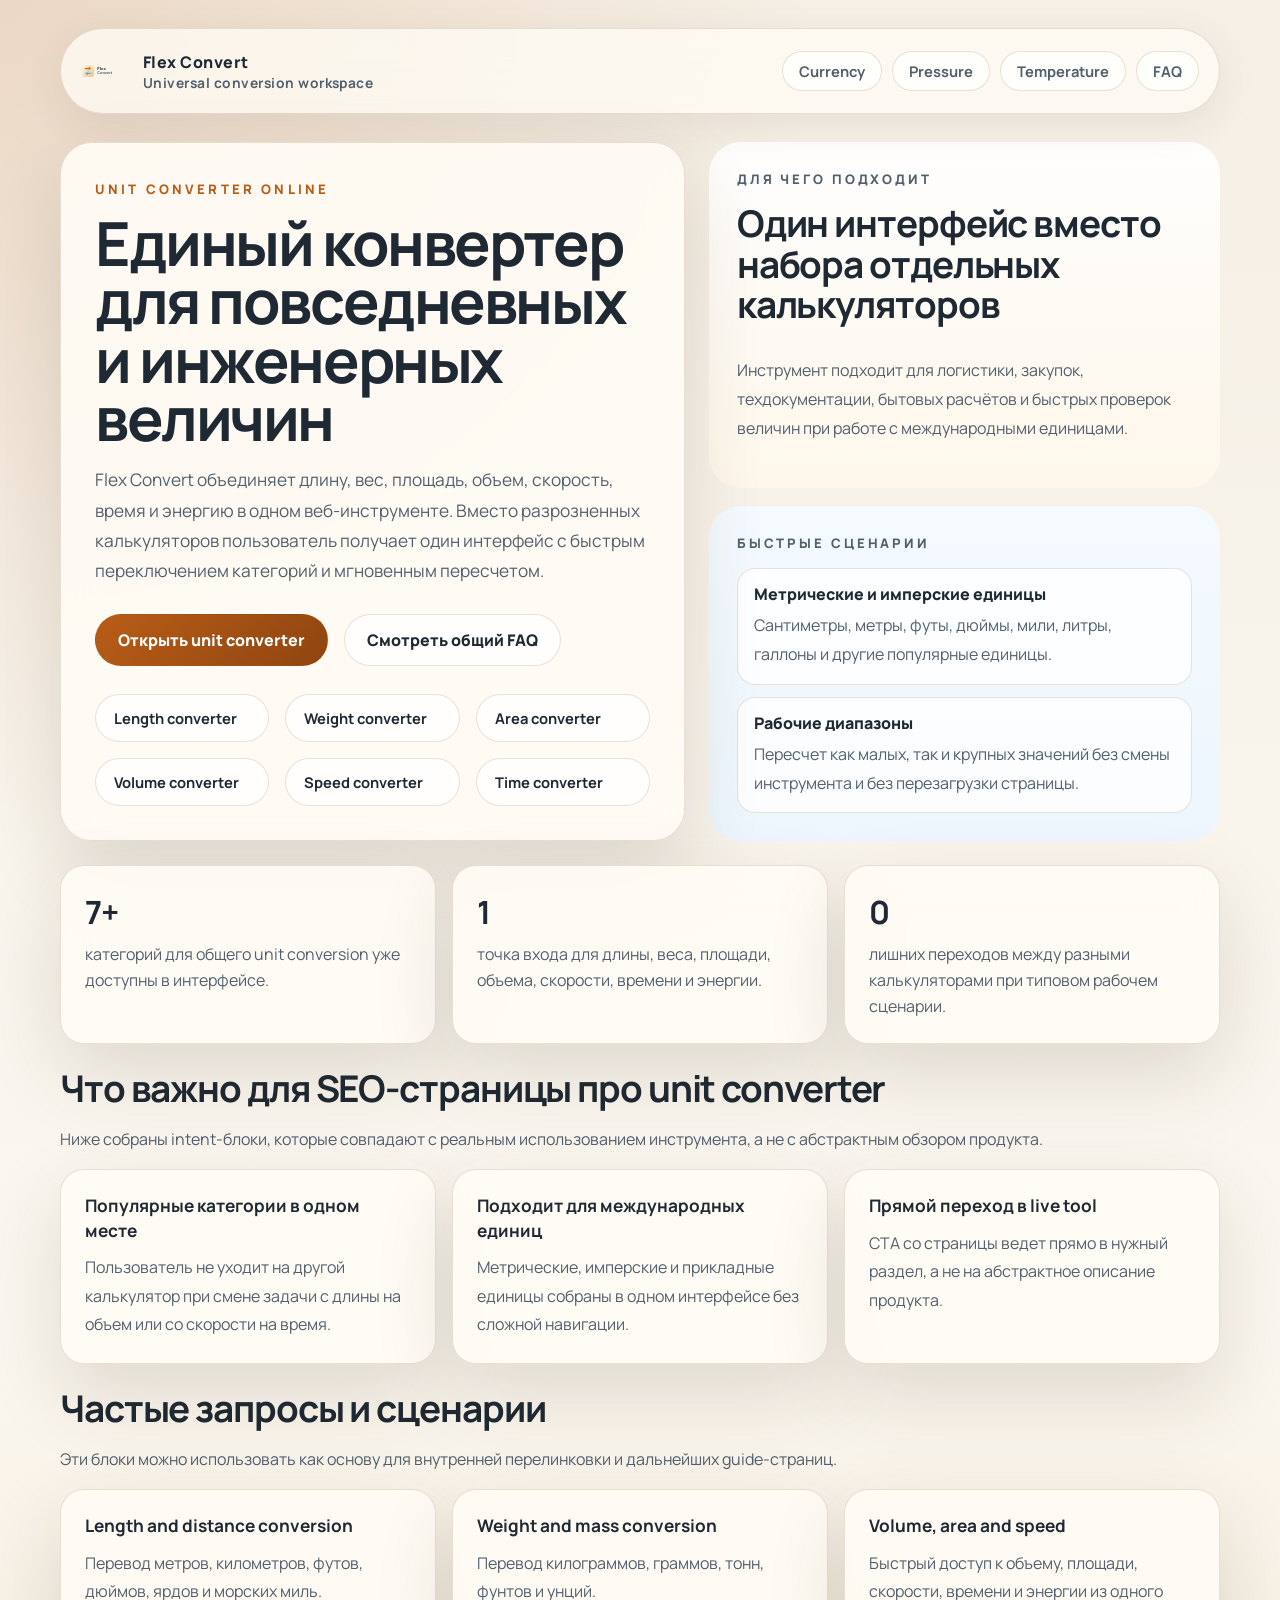
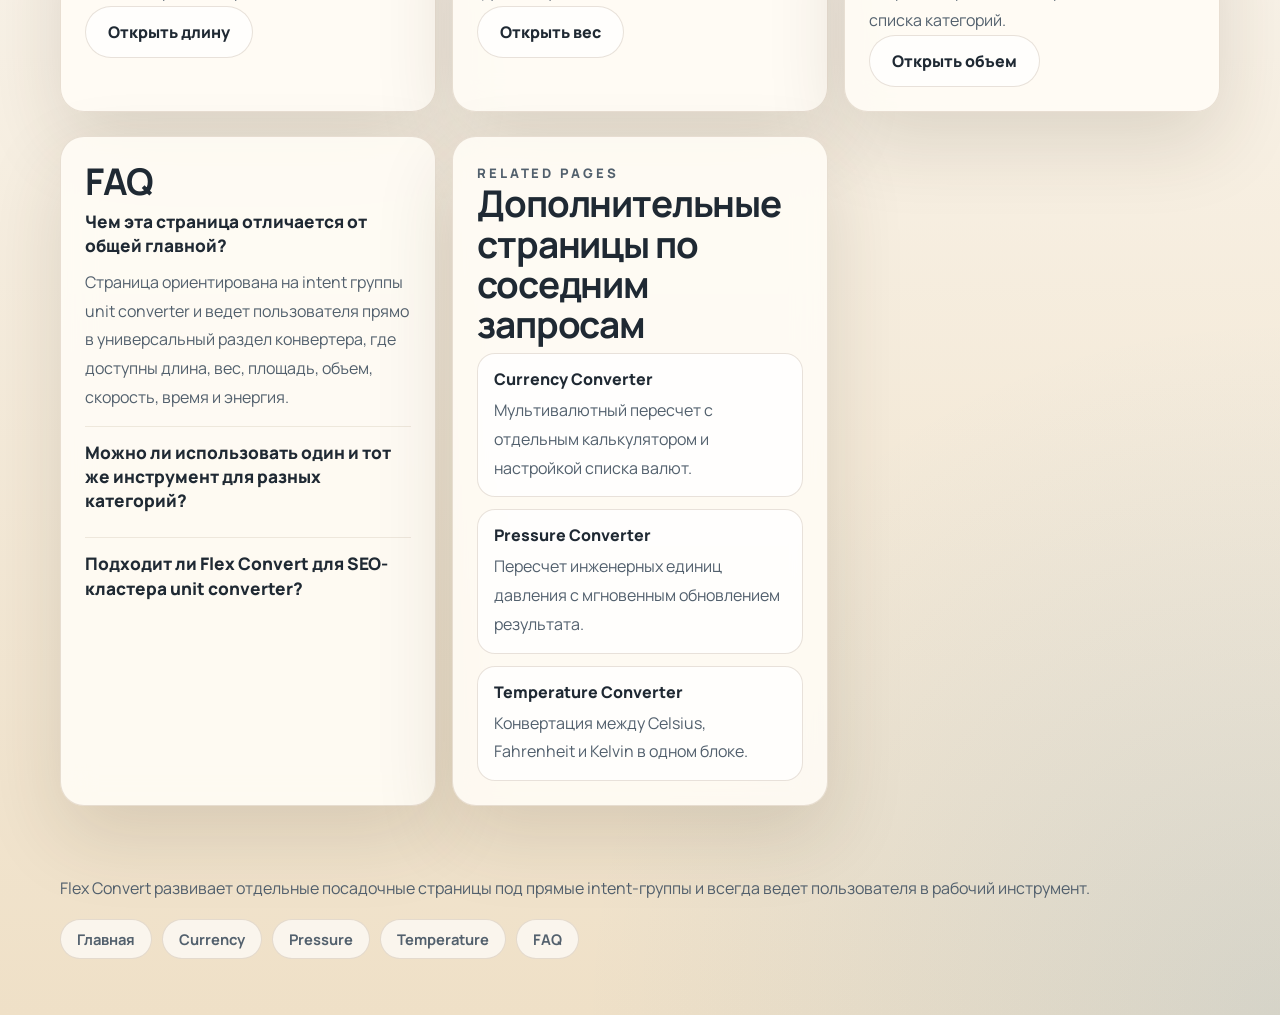
<file: unit-converter/index.html>
<!DOCTYPE html>
<html lang="ru">
<head>
    <meta charset="UTF-8">
    <meta name="viewport" content="width=device-width, initial-scale=1.0">
    <title>Unit Converter Online - конвертер длины, веса, площади и объема | Flex Convert</title>
    <meta name="description" content="Unit Converter Online от Flex Convert помогает быстро переводить длину, вес, площадь, объем, скорость, время и энергию в одном веб-инструменте.">
    <meta name="robots" content="index, follow">
    <meta name="theme-color" content="#b85d18">
    <link rel="canonical" href="https://flex-convert.ecomdev.uz/unit-converter/">
    <meta property="og:type" content="website">
    <meta property="og:locale" content="ru_RU">
    <meta property="og:site_name" content="Flex Convert">
    <meta property="og:title" content="Unit Converter Online - Flex Convert">
    <meta property="og:description" content="Конвертер длины, веса, площади, объема, скорости, времени и энергии в одном интерфейсе.">
    <meta property="og:url" content="https://flex-convert.ecomdev.uz/unit-converter/">
    <meta property="og:image" content="https://flex-convert.ecomdev.uz/assets/images/og-image.png">
    <meta name="twitter:card" content="summary_large_image">
    <meta name="twitter:title" content="Unit Converter Online - Flex Convert">
    <meta name="twitter:description" content="Онлайн-конвертер для повседневных и инженерных расчетов по основным категориям величин.">
    <meta name="twitter:image" content="https://flex-convert.ecomdev.uz/assets/images/og-image.png">
    <link rel="apple-touch-icon" sizes="180x180" href="/assets/icons/apple-touch-icon.png">
    <link rel="icon" type="image/png" sizes="32x32" href="/assets/icons/favicon-32x32.png">
    <link rel="icon" type="image/png" sizes="16x16" href="/assets/icons/favicon-16x16.png">
    <link rel="icon" href="/assets/icons/favicon.ico" sizes="any">
    <link rel="icon" href="/assets/icons/favicon.svg" type="image/svg+xml">
    <link rel="manifest" href="/site.webmanifest">
    <link rel="preconnect" href="https://fonts.googleapis.com">
    <link rel="preconnect" href="https://fonts.gstatic.com" crossorigin>
    <link href="https://fonts.googleapis.com/css2?family=Manrope:wght@400;500;600;700;800&display=swap" rel="stylesheet">
    <link rel="stylesheet" href="/assets/css/seo-pages.css">
    <script type="application/ld+json">
        {
            "@context": "https://schema.org",
            "@graph": [
                {
                    "@type": "WebPage",
                    "name": "Unit Converter Online",
                    "url": "https://flex-convert.ecomdev.uz/unit-converter/",
                    "description": "Конвертер длины, веса, площади, объема, скорости, времени и энергии от Flex Convert."
                },
                {
                    "@type": "FAQPage",
                    "mainEntity": [
                        {
                            "@type": "Question",
                            "name": "Какие категории доступны в Unit Converter Online?",
                            "acceptedAnswer": {
                                "@type": "Answer",
                                "text": "В Flex Convert доступны длина, вес, площадь, объем, скорость, время и энергия, а также отдельные разделы для валют, давления и температуры."
                            }
                        },
                        {
                            "@type": "Question",
                            "name": "Можно ли открыть нужную категорию сразу?",
                            "acceptedAnswer": {
                                "@type": "Answer",
                                "text": "Да. Ссылки с лендингов ведут сразу в нужный раздел конвертера, чтобы пользователь попадал в релевантный инструмент без лишних кликов."
                            }
                        },
                        {
                            "@type": "Question",
                            "name": "Подходит ли инструмент для быстрых инженерных расчетов?",
                            "acceptedAnswer": {
                                "@type": "Answer",
                                "text": "Да. Интерфейс рассчитан на быстрый ввод, мгновенный пересчет и копирование результата по популярным единицам."
                            }
                        }
                    ]
                }
            ]
        }
    </script>
</head>
<body>
    <div class="page-shell">
        <header class="site-header">
            <a class="brand" href="/">
                <img src="/assets/images/logo.svg" alt="Flex Convert">
                <div class="brand-copy">
                    <span>Flex Convert</span>
                    <span>Universal conversion workspace</span>
                </div>
            </a>
            <nav class="top-nav" aria-label="Навигация по SEO-страницам">
                <a class="nav-link" href="/currency/">Currency</a>
                <a class="nav-link" href="/pressure/">Pressure</a>
                <a class="nav-link" href="/temperature/">Temperature</a>
                <a class="nav-link" href="/faq/">FAQ</a>
            </nav>
        </header>

        <main>
            <section class="hero">
                <article class="hero-card">
                    <span class="kicker">Unit Converter Online</span>
                    <h1 class="page-title">Единый конвертер для повседневных и инженерных величин</h1>
                    <p class="page-lead">Flex Convert объединяет длину, вес, площадь, объем, скорость, время и энергию в одном веб-инструменте. Вместо разрозненных калькуляторов пользователь получает один интерфейс с быстрым переключением категорий и мгновенным пересчетом.</p>
                    <div class="button-row">
                        <a class="button" href="/?category=length#length">Открыть unit converter</a>
                        <a class="secondary-button" href="/faq/">Смотреть общий FAQ</a>
                    </div>
                    <div class="chip-row" aria-label="Популярные категории">
                        <a class="chip-link" href="/?category=length#length">Length converter</a>
                        <a class="chip-link" href="/?category=weight#weight">Weight converter</a>
                        <a class="chip-link" href="/?category=area#area">Area converter</a>
                        <a class="chip-link" href="/?category=volume#volume">Volume converter</a>
                        <a class="chip-link" href="/?category=speed#speed">Speed converter</a>
                        <a class="chip-link" href="/?category=time#time">Time converter</a>
                    </div>
                </article>

                <div class="hero-side">
                    <aside class="highlight-panel">
                        <span class="eyebrow">Для чего подходит</span>
                        <h2 class="panel-title">Один интерфейс вместо набора отдельных калькуляторов</h2>
                        <p class="panel-copy">Инструмент подходит для логистики, закупок, техдокументации, бытовых расчётов и быстрых проверок величин при работе с международными единицами.</p>
                    </aside>
                    <aside class="highlight-panel cool">
                        <span class="eyebrow">Быстрые сценарии</span>
                        <div class="list-block">
                            <div class="list-item">
                                <div class="list-label">Метрические и имперские единицы</div>
                                <p class="list-copy">Сантиметры, метры, футы, дюймы, мили, литры, галлоны и другие популярные единицы.</p>
                            </div>
                            <div class="list-item">
                                <div class="list-label">Рабочие диапазоны</div>
                                <p class="list-copy">Пересчет как малых, так и крупных значений без смены инструмента и без перезагрузки страницы.</p>
                            </div>
                        </div>
                    </aside>
                </div>
            </section>

            <section class="section">
                <div class="stats-grid">
                    <article class="stat-card">
                        <strong>7+</strong>
                        <span>категорий для общего unit conversion уже доступны в интерфейсе.</span>
                    </article>
                    <article class="stat-card">
                        <strong>1</strong>
                        <span>точка входа для длины, веса, площади, объема, скорости, времени и энергии.</span>
                    </article>
                    <article class="stat-card">
                        <strong>0</strong>
                        <span>лишних переходов между разными калькуляторами при типовом рабочем сценарии.</span>
                    </article>
                </div>
            </section>

            <section class="section">
                <div class="section-header">
                    <h2 class="section-title">Что важно для SEO-страницы про unit converter</h2>
                    <p class="section-copy">Ниже собраны intent-блоки, которые совпадают с реальным использованием инструмента, а не с абстрактным обзором продукта.</p>
                </div>
                <div class="feature-grid">
                    <article class="section-card">
                        <h3 class="feature-card-title">Популярные категории в одном месте</h3>
                        <p class="list-copy">Пользователь не уходит на другой калькулятор при смене задачи с длины на объем или со скорости на время.</p>
                    </article>
                    <article class="section-card">
                        <h3 class="feature-card-title">Подходит для международных единиц</h3>
                        <p class="list-copy">Метрические, имперские и прикладные единицы собраны в одном интерфейсе без сложной навигации.</p>
                    </article>
                    <article class="section-card">
                        <h3 class="feature-card-title">Прямой переход в live tool</h3>
                        <p class="list-copy">CTA со страницы ведет прямо в нужный раздел, а не на абстрактное описание продукта.</p>
                    </article>
                </div>
            </section>

            <section class="section">
                <div class="section-header">
                    <h2 class="section-title">Частые запросы и сценарии</h2>
                    <p class="section-copy">Эти блоки можно использовать как основу для внутренней перелинковки и дальнейших guide-страниц.</p>
                </div>
                <div class="links-grid">
                    <article class="link-card">
                        <h3 class="link-title">Length and distance conversion</h3>
                        <p class="list-copy">Перевод метров, километров, футов, дюймов, ярдов и морских миль.</p>
                        <a class="secondary-button" href="/?category=length#length">Открыть длину</a>
                    </article>
                    <article class="link-card">
                        <h3 class="link-title">Weight and mass conversion</h3>
                        <p class="list-copy">Перевод килограммов, граммов, тонн, фунтов и унций.</p>
                        <a class="secondary-button" href="/?category=weight#weight">Открыть вес</a>
                    </article>
                    <article class="link-card">
                        <h3 class="link-title">Volume, area and speed</h3>
                        <p class="list-copy">Быстрый доступ к объему, площади, скорости, времени и энергии из одного списка категорий.</p>
                        <a class="secondary-button" href="/?category=volume#volume">Открыть объем</a>
                    </article>
                </div>
            </section>

            <section class="section">
                <div class="faq-grid">
                    <article class="faq-card">
                        <h2 class="section-title">FAQ</h2>
                        <details open>
                            <summary class="faq-question">Чем эта страница отличается от общей главной?</summary>
                            <p class="faq-answer">Страница ориентирована на intent группы unit converter и ведет пользователя прямо в универсальный раздел конвертера, где доступны длина, вес, площадь, объем, скорость, время и энергия.</p>
                        </details>
                        <details>
                            <summary class="faq-question">Можно ли использовать один и тот же инструмент для разных категорий?</summary>
                            <p class="faq-answer">Да. Переключение между категориями происходит внутри одного интерфейса, поэтому пользователь не теряет контекст и не ищет новый калькулятор.</p>
                        </details>
                        <details>
                            <summary class="faq-question">Подходит ли Flex Convert для SEO-кластера unit converter?</summary>
                            <p class="faq-answer">Да, потому что страница закрывает прямой пользовательский intent и приводит человека в рабочий инструмент, а не в портфолио-описание.</p>
                        </details>
                    </article>
                    <article class="faq-card">
                        <span class="eyebrow">Related pages</span>
                        <h2 class="section-title">Дополнительные страницы по соседним запросам</h2>
                        <div class="list-block">
                            <a class="list-item" href="/currency/">
                                <div class="list-label">Currency Converter</div>
                                <p class="list-copy">Мультивалютный пересчет с отдельным калькулятором и настройкой списка валют.</p>
                            </a>
                            <a class="list-item" href="/pressure/">
                                <div class="list-label">Pressure Converter</div>
                                <p class="list-copy">Пересчет инженерных единиц давления с мгновенным обновлением результата.</p>
                            </a>
                            <a class="list-item" href="/temperature/">
                                <div class="list-label">Temperature Converter</div>
                                <p class="list-copy">Конвертация между Celsius, Fahrenheit и Kelvin в одном блоке.</p>
                            </a>
                        </div>
                    </article>
                </div>
            </section>
        </main>

        <footer class="footer">
            <p class="footer-copy">Flex Convert развивает отдельные посадочные страницы под прямые intent-группы и всегда ведет пользователя в рабочий инструмент.</p>
            <div class="footer-links">
                <a class="nav-link" href="/">Главная</a>
                <a class="nav-link" href="/currency/">Currency</a>
                <a class="nav-link" href="/pressure/">Pressure</a>
                <a class="nav-link" href="/temperature/">Temperature</a>
                <a class="nav-link" href="/faq/">FAQ</a>
            </div>
        </footer>
    </div>
</body>
</html>
</file>
<file: assets/css/seo-pages.css>
:root {
    color-scheme: light;
    --bg: #f5efe5;
    --bg-deep: #efe0c7;
    --surface: rgba(255, 252, 246, 0.9);
    --surface-strong: rgba(255, 255, 255, 0.98);
    --surface-muted: rgba(126, 94, 61, 0.08);
    --border: rgba(126, 94, 61, 0.18);
    --text: #1f2933;
    --text-soft: #52606d;
    --accent: #b85d18;
    --accent-strong: #8f4510;
    --accent-cool: #1f7acf;
    --accent-cool-soft: rgba(31, 122, 207, 0.12);
    --accent-warm-soft: rgba(184, 93, 24, 0.12);
    --shadow: 0 30px 80px rgba(56, 39, 22, 0.14);
    --radius-lg: 32px;
    --radius-md: 24px;
    --radius-sm: 18px;
}

* {
    box-sizing: border-box;
}

html {
    scroll-behavior: smooth;
}

body {
    margin: 0;
    min-height: 100vh;
    font-family: 'Manrope', 'Segoe UI', sans-serif;
    color: var(--text);
    background:
        radial-gradient(circle at top left, rgba(184, 93, 24, 0.16), transparent 28%),
        radial-gradient(circle at bottom right, rgba(31, 122, 207, 0.12), transparent 24%),
        linear-gradient(180deg, var(--bg), #fbf7f0 50%, var(--bg-deep));
}

a {
    color: inherit;
    text-decoration: none;
}

img {
    display: block;
    max-width: 100%;
}

.page-shell {
    max-width: 1200px;
    margin: 0 auto;
    padding: 28px 20px 48px;
}

.site-header {
    display: flex;
    align-items: center;
    justify-content: space-between;
    gap: 20px;
    padding: 18px 20px;
    border: 1px solid var(--border);
    border-radius: 999px;
    background: rgba(255, 252, 246, 0.74);
    box-shadow: 0 12px 40px rgba(56, 39, 22, 0.08);
    backdrop-filter: blur(18px);
}

.brand {
    display: inline-flex;
    align-items: center;
    gap: 14px;
    font-weight: 800;
    letter-spacing: 0.03em;
}

.brand img {
    width: 48px;
    height: 48px;
}

.brand-copy span {
    display: block;
}

.brand-copy span:last-child {
    color: var(--text-soft);
    font-size: 0.86rem;
    font-weight: 700;
}

.top-nav {
    display: flex;
    flex-wrap: wrap;
    justify-content: flex-end;
    gap: 10px;
}

.nav-link,
.chip-link {
    display: inline-flex;
    align-items: center;
    justify-content: center;
    min-height: 40px;
    padding: 0 16px;
    border-radius: 999px;
    border: 1px solid var(--border);
    background: rgba(255, 255, 255, 0.66);
    color: var(--text-soft);
    font-size: 0.92rem;
    font-weight: 700;
    transition: transform 150ms ease, border-color 150ms ease, color 150ms ease, background-color 150ms ease;
}

.nav-link:hover,
.chip-link:hover,
.nav-link:focus-visible,
.chip-link:focus-visible,
.button:hover,
.button:focus-visible,
.secondary-button:hover,
.secondary-button:focus-visible,
.link-card:hover,
.link-card:focus-visible {
    transform: translateY(-1px);
    border-color: rgba(184, 93, 24, 0.35);
    color: var(--text);
    outline: none;
}

.hero {
    display: grid;
    grid-template-columns: minmax(0, 1.1fr) minmax(320px, 0.9fr);
    gap: 24px;
    margin-top: 28px;
}

.hero-card,
.section-card,
.link-card,
.faq-card,
.stat-card {
    border: 1px solid var(--border);
    background: var(--surface);
    box-shadow: var(--shadow);
    backdrop-filter: blur(16px);
}

.hero-card {
    border-radius: var(--radius-lg);
    padding: 34px;
}

.hero-side {
    display: grid;
    gap: 18px;
}

.kicker {
    display: inline-block;
    margin-bottom: 16px;
    color: var(--accent);
    font-size: 0.82rem;
    font-weight: 800;
    letter-spacing: 0.24em;
    text-transform: uppercase;
}

.page-title {
    margin: 0;
    font-size: clamp(2.6rem, 5vw, 4.6rem);
    line-height: 0.96;
    letter-spacing: -0.04em;
}

.page-lead {
    max-width: 46rem;
    margin: 18px 0 0;
    color: var(--text-soft);
    font-size: 1.08rem;
    line-height: 1.75;
}

.button-row,
.chip-row,
.stats-grid,
.feature-grid,
.links-grid,
.faq-grid,
.formula-grid {
    display: grid;
    gap: 16px;
}

.button-row {
    grid-template-columns: repeat(2, minmax(0, max-content));
    align-items: center;
    margin-top: 28px;
}

.button,
.secondary-button {
    display: inline-flex;
    align-items: center;
    justify-content: center;
    min-height: 52px;
    padding: 0 22px;
    border-radius: 999px;
    border: 1px solid transparent;
    font-weight: 800;
    transition: transform 150ms ease, border-color 150ms ease, background-color 150ms ease;
}

.button {
    background: linear-gradient(135deg, var(--accent), var(--accent-strong));
    color: #fff;
}

.secondary-button {
    background: rgba(255, 255, 255, 0.7);
    border-color: var(--border);
    color: var(--text);
}

.chip-row {
    grid-template-columns: repeat(auto-fit, minmax(160px, 1fr));
    margin-top: 28px;
}

.chip-link {
    min-height: 48px;
    justify-content: flex-start;
    padding: 0 18px;
    background: rgba(255, 255, 255, 0.7);
    color: var(--text);
}

.highlight-panel {
    display: grid;
    gap: 14px;
    border-radius: var(--radius-lg);
    padding: 28px;
    background: linear-gradient(180deg, rgba(255, 255, 255, 0.92), rgba(255, 247, 235, 0.94));
}

.highlight-panel.cool {
    background: linear-gradient(180deg, rgba(244, 250, 255, 0.96), rgba(236, 246, 255, 0.92));
}

.eyebrow {
    color: var(--text-soft);
    font-size: 0.82rem;
    font-weight: 800;
    letter-spacing: 0.22em;
    text-transform: uppercase;
}

.panel-title,
.section-title {
    margin: 0;
    font-size: clamp(1.6rem, 3vw, 2.3rem);
    line-height: 1.1;
    letter-spacing: -0.03em;
}

.panel-copy,
.section-copy,
.faq-answer,
.list-copy,
.footer-copy {
    color: var(--text-soft);
    line-height: 1.8;
}

.stats-grid,
.feature-grid,
.links-grid,
.faq-grid,
.formula-grid {
    grid-template-columns: repeat(3, minmax(0, 1fr));
}

.stat-card,
.section-card,
.faq-card,
.link-card {
    border-radius: var(--radius-md);
    padding: 24px;
}

.stat-card strong {
    display: block;
    font-size: 2rem;
    letter-spacing: -0.04em;
}

.stat-card span {
    display: block;
    margin-top: 8px;
    color: var(--text-soft);
    line-height: 1.6;
}

.section {
    margin-top: 24px;
}

.section-header {
    margin-bottom: 16px;
}

.section-title {
    margin-bottom: 8px;
}

.feature-card-title,
.list-title,
.faq-question,
.link-title {
    margin: 0 0 10px;
    font-size: 1.08rem;
    line-height: 1.4;
}

.list-block {
    display: grid;
    gap: 12px;
}

.list-item {
    padding: 14px 16px;
    border-radius: var(--radius-sm);
    background: rgba(255, 255, 255, 0.78);
    border: 1px solid var(--border);
}

.list-label {
    font-weight: 800;
}

.list-copy {
    margin: 6px 0 0;
}

.faq-card details {
    border-top: 1px solid rgba(126, 94, 61, 0.12);
    padding-top: 14px;
    margin-top: 14px;
}

.faq-card details:first-of-type {
    border-top: none;
    padding-top: 0;
    margin-top: 0;
}

.faq-card summary {
    list-style: none;
    cursor: pointer;
    font-weight: 800;
}

.faq-card summary::-webkit-details-marker {
    display: none;
}

.faq-answer {
    margin: 10px 0 0;
}

.footer {
    margin-top: 28px;
    padding: 24px 0 8px;
    color: var(--text-soft);
}

.footer-links {
    display: flex;
    flex-wrap: wrap;
    gap: 10px;
    margin-top: 14px;
}

/* ===== LARGE DESKTOP (1920px+) ===== */
@media (min-width: 1920px) {
    .page-shell {
        padding: 40px 32px 64px;
    }

    .page-title {
        font-size: 4.8rem;
    }

    .section-title {
        font-size: 2.6rem;
    }

    .stats-grid,
    .feature-grid,
    .links-grid,
    .faq-grid,
    .formula-grid {
        grid-template-columns: repeat(4, minmax(0, 1fr));
    }
}

/* ===== MODERN DESKTOP (1440px to 1920px) ===== */
@media (min-width: 1440px) and (max-width: 1919px) {
    .page-shell {
        padding: 36px 28px 56px;
    }

    .page-title {
        font-size: 4.2rem;
    }
}

/* ===== STANDARD DESKTOP (1024px to 1440px) ===== */
@media (min-width: 1024px) and (max-width: 1439px) {
    .page-title {
        font-size: 3.8rem;
    }

    .stats-grid,
    .feature-grid,
    .links-grid,
    .faq-grid,
    .formula-grid {
        grid-template-columns: repeat(3, minmax(0, 1fr));
    }
}

/* ===== TABLET LANDSCAPE (960px to 1024px) ===== */
@media (min-width: 960px) and (max-width: 1023px) {
    .page-shell {
        padding: 28px 20px 48px;
    }

    .hero {
        grid-template-columns: 1fr;
    }

    .stats-grid,
    .feature-grid,
    .links-grid,
    .faq-grid,
    .formula-grid {
        grid-template-columns: repeat(2, minmax(0, 1fr));
    }

    .button-row {
        grid-template-columns: repeat(2, minmax(0, 1fr));
    }
}

/* ===== TABLET PORTRAIT & SMALL SCREENS (768px to 960px) ===== */
@media (min-width: 768px) and (max-width: 959px) {
    .page-shell {
        padding: 24px 18px 40px;
        max-width: 900px;
    }

    .site-header {
        border-radius: 28px;
        align-items: flex-start;
        flex-direction: column;
        gap: 16px;
        padding: 16px 18px;
    }

    .top-nav {
        justify-content: flex-start;
        gap: 8px;
    }

    .nav-link,
    .chip-link {
        font-size: 0.88rem;
        padding: 0 14px;
        min-height: 38px;
    }

    .hero,
    .stats-grid,
    .feature-grid,
    .links-grid,
    .faq-grid,
    .formula-grid {
        grid-template-columns: 1fr;
    }

    .button-row {
        grid-template-columns: 1fr;
    }

    .chip-row {
        grid-template-columns: repeat(auto-fit, minmax(140px, 1fr));
    }

    .hero-card,
    .stat-card,
    .section-card,
    .faq-card,
    .link-card,
    .highlight-panel {
        padding: 20px;
    }

    .page-title {
        font-size: 2.8rem;
    }

    .page-lead {
        font-size: 1.02rem;
    }
}

/* ===== LARGE MOBILE (480px to 768px) ===== */
@media (min-width: 480px) and (max-width: 767px) {
    .page-shell {
        padding: 20px 16px 36px;
    }

    .site-header {
        border-radius: 24px;
        align-items: flex-start;
        flex-direction: column;
        gap: 14px;
        padding: 14px 16px;
    }

    .brand {
        align-items: center;
        gap: 12px;
    }

    .brand img {
        width: 44px;
        height: 44px;
    }

    .top-nav {
        justify-content: flex-start;
        gap: 8px;
        flex-wrap: wrap;
    }

    .nav-link,
    .chip-link {
        font-size: 0.86rem;
        padding: 0 12px;
        min-height: 36px;
    }

    .hero,
    .stats-grid,
    .feature-grid,
    .links-grid,
    .faq-grid,
    .formula-grid {
        grid-template-columns: 1fr;
    }

    .button-row {
        grid-template-columns: 1fr;
        gap: 12px;
        margin-top: 20px;
    }

    .button,
    .secondary-button {
        min-height: 48px;
        padding: 0 18px;
        font-size: 0.95rem;
    }

    .chip-row {
        grid-template-columns: repeat(auto-fit, minmax(120px, 1fr));
        gap: 12px;
        margin-top: 20px;
    }

    .chip-link {
        min-height: 44px;
        padding: 0 14px;
    }

    .hero-card,
    .stat-card,
    .section-card,
    .faq-card,
    .link-card,
    .highlight-panel {
        padding: 18px;
        border-radius: 20px;
    }

    .page-title {
        font-size: 2.2rem;
        margin-bottom: 12px;
    }

    .page-lead {
        font-size: 0.98rem;
        line-height: 1.7;
    }

    .section-title {
        font-size: 1.6rem;
    }

    .feature-card-title,
    .list-title,
    .faq-question,
    .link-title {
        font-size: 1.02rem;
    }
}

/* ===== MEDIUM MOBILE (375px to 480px) ===== */
@media (min-width: 375px) and (max-width: 479px) {
    .page-shell {
        padding: 16px 14px 32px;
    }

    .site-header {
        border-radius: 22px;
        flex-direction: column;
        gap: 12px;
        padding: 12px 14px;
        align-items: flex-start;
    }

    .brand {
        align-items: center;
        gap: 10px;
    }

    .brand img {
        width: 40px;
        height: 40px;
    }

    .brand-copy span:last-child {
        font-size: 0.8rem;
    }

    .top-nav {
        justify-content: flex-start;
        gap: 6px;
        width: 100%;
    }

    .nav-link,
    .chip-link {
        font-size: 0.8rem;
        padding: 0 10px;
        min-height: 34px;
    }

    .hero,
    .stats-grid,
    .feature-grid,
    .links-grid,
    .faq-grid,
    .formula-grid {
        grid-template-columns: 1fr;
        gap: 14px;
    }

    .button-row {
        grid-template-columns: 1fr;
        gap: 10px;
        margin-top: 16px;
    }

    .button,
    .secondary-button {
        min-height: 44px;
        padding: 0 16px;
        font-size: 0.92rem;
    }

    .chip-row {
        grid-template-columns: repeat(auto-fit, minmax(100px, 1fr));
        gap: 10px;
        margin-top: 16px;
    }

    .chip-link {
        min-height: 40px;
        padding: 0 12px;
        justify-content: center;
    }

    .hero-card,
    .stat-card,
    .section-card,
    .faq-card,
    .link-card,
    .highlight-panel {
        padding: 16px;
        border-radius: 18px;
    }

    .page-title {
        font-size: 2rem;
        margin-bottom: 10px;
    }

    .page-lead {
        font-size: 0.95rem;
        line-height: 1.65;
        margin-top: 12px;
    }

    .section-title {
        font-size: 1.5rem;
    }

    .feature-card-title,
    .list-title,
    .faq-question,
    .link-title {
        font-size: 0.98rem;
    }

    .stat-card strong {
        font-size: 1.8rem;
    }
}

/* ===== SMALL MOBILE (320px to 375px) ===== */
@media (max-width: 374px) {
    .page-shell {
        padding: 14px 12px 28px;
    }

    .site-header {
        border-radius: 20px;
        flex-direction: column;
        gap: 10px;
        padding: 10px 12px;
        align-items: flex-start;
    }

    .brand {
        align-items: center;
        gap: 8px;
        font-size: 0.95rem;
    }

    .brand img {
        width: 38px;
        height: 38px;
        flex-shrink: 0;
    }

    .brand-copy span {
        display: block;
    }

    .brand-copy span:first-child {
        font-weight: 800;
        font-size: 0.95rem;
    }

    .brand-copy span:last-child {
        font-size: 0.75rem;
    }

    .top-nav {
        justify-content: flex-start;
        gap: 5px;
        width: 100%;
        flex-wrap: wrap;
    }

    .nav-link,
    .chip-link {
        font-size: 0.75rem;
        padding: 0 8px;
        min-height: 32px;
        letter-spacing: 0.01em;
    }

    .hero,
    .stats-grid,
    .feature-grid,
    .links-grid,
    .faq-grid,
    .formula-grid {
        grid-template-columns: 1fr;
        gap: 12px;
    }

    .button-row {
        grid-template-columns: 1fr;
        gap: 10px;
        margin-top: 14px;
    }

    .button,
    .secondary-button {
        min-height: 42px;
        padding: 0 14px;
        font-size: 0.88rem;
    }

    .chip-row {
        grid-template-columns: repeat(auto-fit, minmax(90px, 1fr));
        gap: 8px;
        margin-top: 14px;
    }

    .chip-link {
        min-height: 38px;
        padding: 0 10px;
        justify-content: center;
        flex-wrap: wrap;
    }

    .hero-card,
    .stat-card,
    .section-card,
    .faq-card,
    .link-card,
    .highlight-panel {
        padding: 14px;
        border-radius: 16px;
    }

    .page-title {
        font-size: 1.8rem;
        line-height: 0.95;
        margin-bottom: 8px;
    }

    .page-lead {
        font-size: 0.92rem;
        line-height: 1.6;
        margin-top: 10px;
    }

    .panel-title,
    .section-title {
        font-size: 1.35rem;
        margin-bottom: 6px;
    }

    .feature-card-title,
    .list-title,
    .faq-question,
    .link-title {
        font-size: 0.95rem;
        margin-bottom: 8px;
    }

    .stat-card strong {
        font-size: 1.6rem;
    }

    .stat-card span {
        font-size: 0.85rem;
    }

    .kicker {
        font-size: 0.75rem;
        margin-bottom: 12px;
    }

    .panel-copy,
    .section-copy,
    .faq-answer,
    .list-copy {
        font-size: 0.92rem;
        line-height: 1.6;
    }
}
</file>
